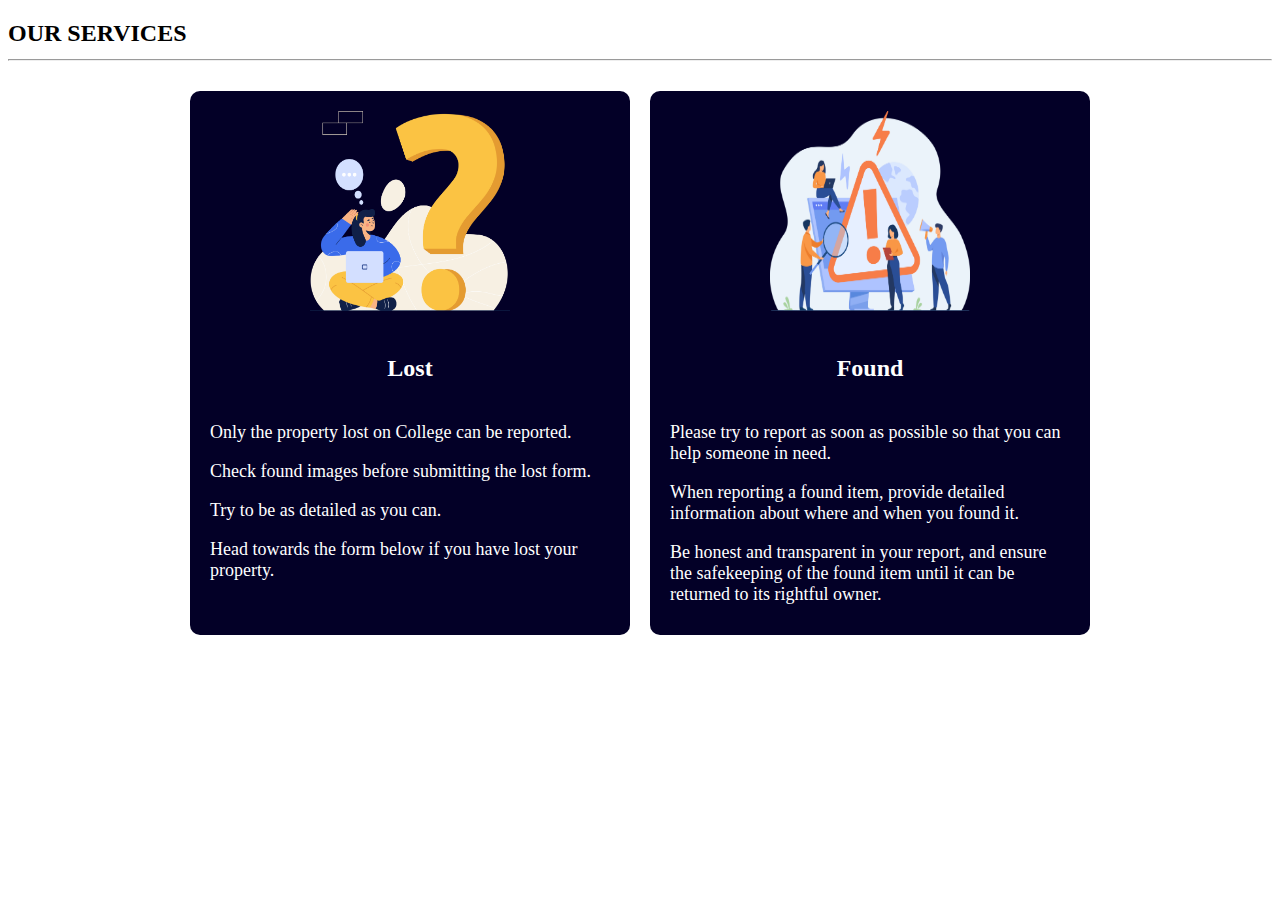
<file: dumy.html>
<!DOCTYPE html>
<html lang="en">
<head>
  <meta charset="UTF-8">
  <meta name="viewport" content="width=device-width, initial-scale=1.0">
  <title>Document</title>
  <style>
    .rule1 {
      display: flex;
      flex-wrap: wrap;
      justify-content: center;
    }
    .card1 {
      background-color: #030027;
      padding: 20px;
      margin: 10px;
      border-radius: 10px;
    text-align: center;
      width: calc(50% - 20px);
      max-width: 400px;
    }
    img {
      width: 200px;
      height: 200px;
    }
    .card1 h5 {
      font-size: 24px;
      color: white;
    }
    .card1 p {
      font-size: 18px;
      color: white;
      margin-bottom: 10px;
      text-align: left;
    }
   
  </style>
</head>
<body>
  
<div>
  <h2>
    OUR SERVICES
    <div>
      <hr />
    </div>
  </h2>
</div>

<div class="rule1">
  <div class="card1">
    <div class="image1">
      <img src="images/lost-card.png" alt="" />
    </div>
    <h5>Lost</h5>
    <p>
      Only the property lost on College can be reported.
    </p>
    <p>
      Check found images before submitting the lost form.
    </p>
    <p>
      Try to be as detailed as you can.
    </p>
    <p>
      Head towards the form below if you have lost your property.
    </p>
    
  </div>

  <div class="card1">
    <div class="image1">
      <img src="images/found-card.png" alt="" />
    </div>
    <h5>Found</h5>
   
    <p>
      Please try to report as soon as possible so that you can help someone in need.
    </p>
    <p>
      When reporting a found item, provide detailed information about where and when you found it.
    </p>
    <p>
      Be honest and transparent in your report, and ensure the safekeeping of the found item until it can be returned to its rightful owner.
    </p>
    
    
  </div>
</div>
</body>
</html>
</file>
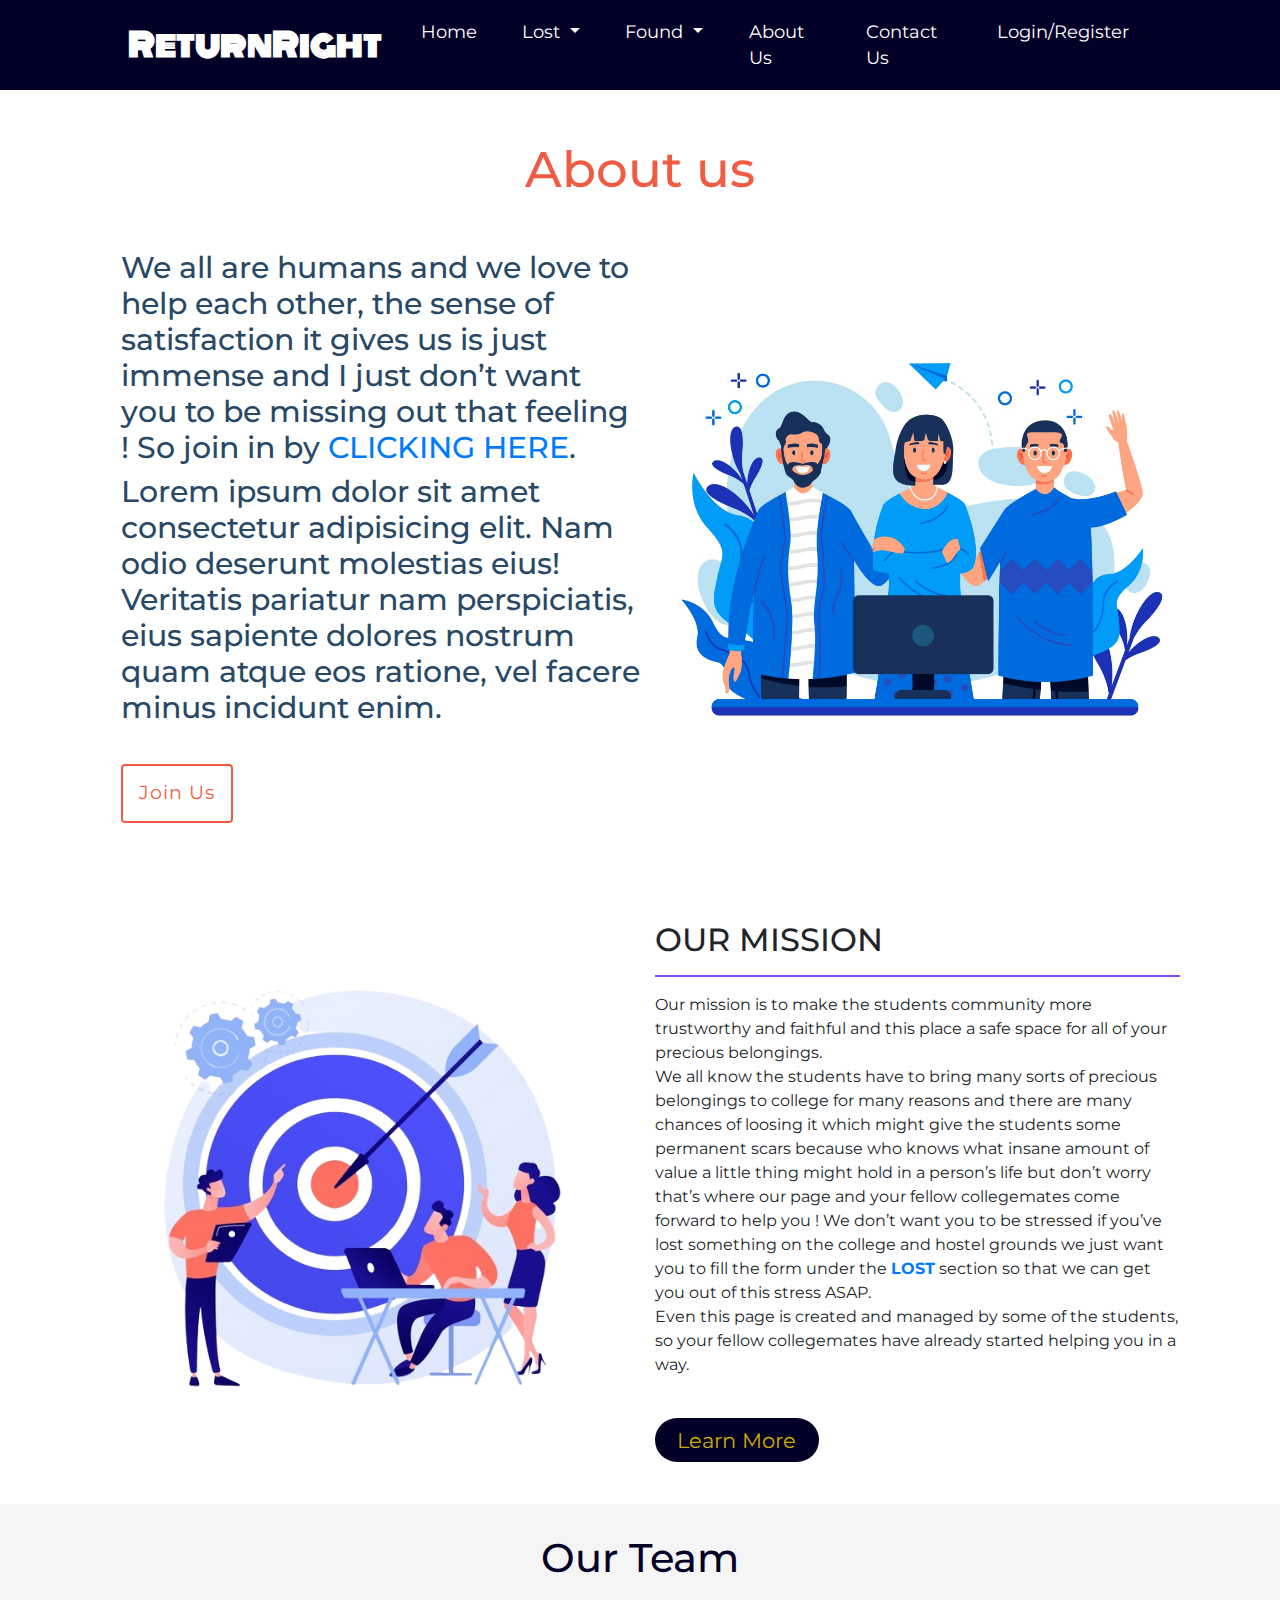
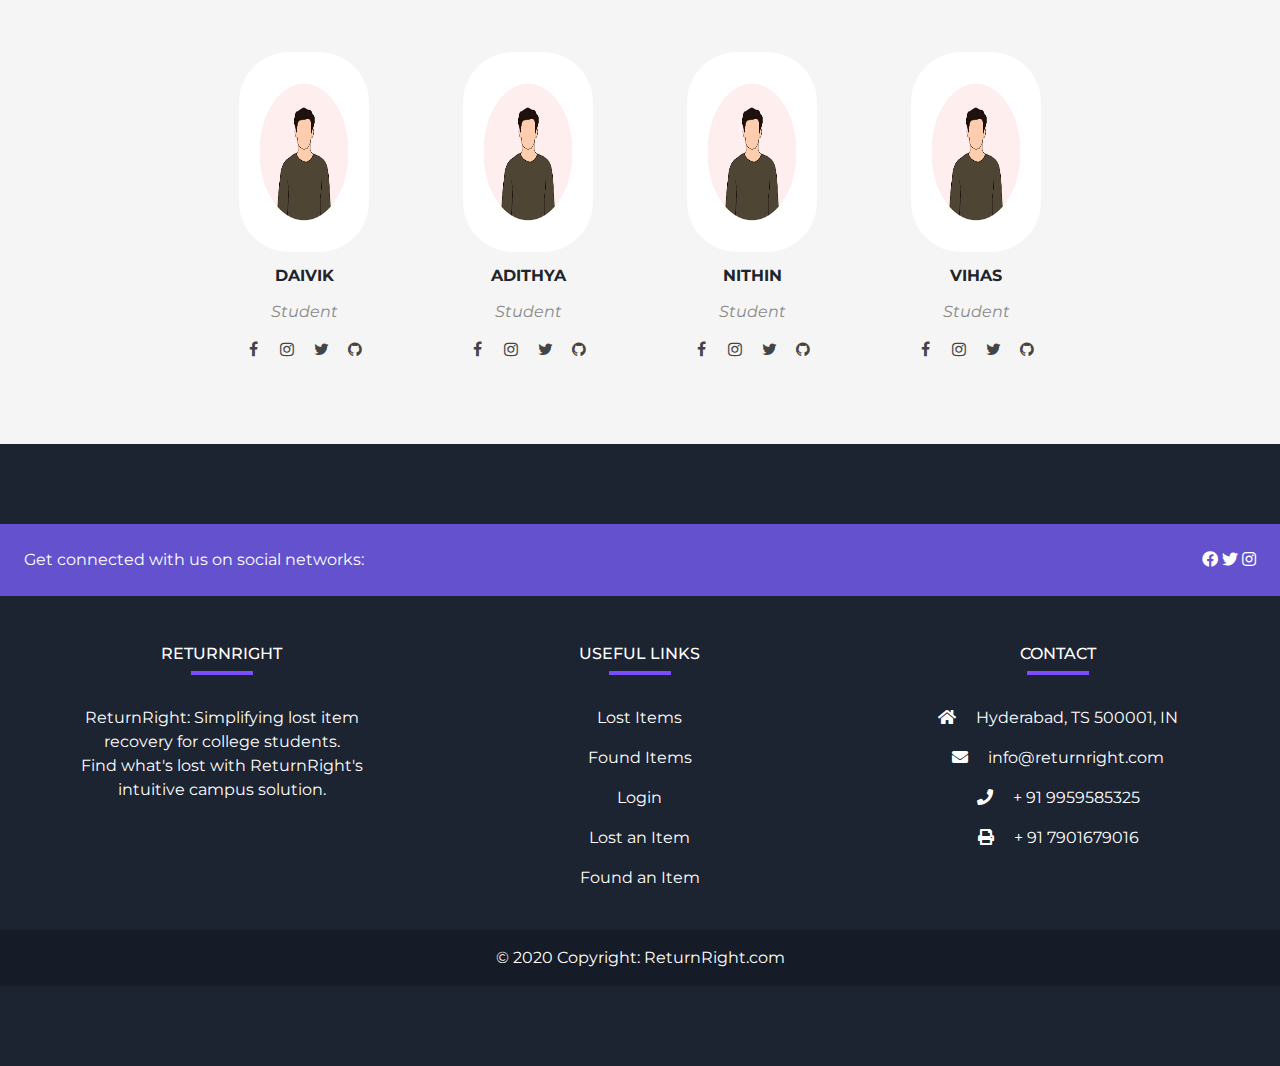
<file: forms/aboutus.html>
<!DOCTYPE html>
<html lang="en">
<head>
     <!-- Required meta tags -->
     <meta charset="utf-8">
     <meta name="viewport" content="width=device-width, initial-scale=1, shrink-to-fit=no">
 
     <!-- Bootstrap CSS -->
     <link rel="stylesheet" href="https://cdnjs.cloudflare.com/ajax/libs/font-awesome/5.15.4/css/all.min.css" integrity="sha512-1ycn6IcaQQ40/MKBW2W4Rhis/DbILU74C1vSrLJxCq57o941Ym01SwNsOMqvEBFlcgUa6xLiPY/NS5R+E6ztJQ==" crossorigin="anonymous" referrerpolicy="no-referrer"
     />
     <link rel="stylesheet" href="https://stackpath.bootstrapcdn.com/bootstrap/4.3.1/css/bootstrap.min.css" integrity="sha384-ggOyR0iXCbMQv3Xipma34MD+dH/1fQ784/j6cY/iJTQUOhcWr7x9JvoRxT2MZw1T" crossorigin="anonymous">
     <link rel="stylesheet" href="lostForm.css">
     <link rel="stylesheet" href="https://fonts.googleapis.com/css?family=Tangerine">
     <link rel="preconnect" href="https://fonts.googleapis.com">
     <link rel="preconnect" href="https://fonts.googleapis.com">
     <link rel="preconnect" href="https://fonts.gstatic.com" crossorigin>
     <link href="https://fonts.googleapis.com/css2?family=Lemon&family=Monoton&family=Montserrat:ital,wght@0,200;0,400;0,500;1,300&display=swap" rel="stylesheet">
    <link rel="stylesheet" href="aboutstyle.css">
    <link rel="stylesheet" href="https://stackpath.bootstrapcdn.com/font-awesome/4.7.0/css/font-awesome.min.css">
    <title>Document</title>

</head>
<body>
    <!-- navbar starts -->
    <nav class="navbar sticky-top navbar-expand-lg navbar-dark">
      <a class="navbar-brand grow" href="/index.html">ReturnRight</a>
      <button class="navbar-toggler" type="button" data-toggle="collapse" data-target="#navbarSupportedContent"
          aria-controls="navbarSupportedContent" aria-expanded="false" aria-label="Toggle navigation">
          <span class="navbar-toggler-icon"></span>
      </button>

      <div class="collapse navbar-collapse" id="navbarSupportedContent">
          <ul class="navbar-nav mx-auto">
              <li class="nav-item grow">
                  <a class="nav-link" href="/index.html">Home</a>
              </li>
              <li class="nav-item dropdown">
                  <a class="nav-link dropdown-toggle grow" href="#" id="navbarDropdown" role="button"
                      data-toggle="dropdown" aria-haspopup="true" aria-expanded="false">
                      Lost
                  </a>
                  <div class="dropdown-menu" aria-labelledby="navbarDropdown" id="dropdownmenuitems">
                      <a class="dropdown-item" href="lostForm.html" id="dropdownitemslist">Report Lost Item</a>
                      <div class="dropdown-divider"></div>
                      <a class="dropdown-item" href="lostitems.html" id="dropdownitemslist">Lost Items</a>
                  </div>
              </li>
              <li class="nav-item dropdown">
                  <a class="nav-link dropdown-toggle grow" href="#" id="navbarDropdown" role="button"
                      data-toggle="dropdown" aria-haspopup="true" aria-expanded="false">
                      Found
                  </a>
                  <div class="dropdown-menu" aria-labelledby="navbarDropdown" id="dropdownmenuitems">
                      <a class="dropdown-item" href="foundForm.html" id="dropdownitemslist">Report Found
                          Item</a>
                      <div class="dropdown-divider"></div>
                      <a class="dropdown-item" href="founditems.html" id="dropdownitemslist">Found Items</a>
                  </div>
              </li>
              <li class="nav-item grow">
                  <a class="nav-link" href="aboutus.html">About Us</a>
              </li>

              <li class="nav-item grow">
                  <a class="nav-link" href="contactus.html">Contact Us</a>
              </li>
              <li class="nav-item grow">
                  <a class="nav-link" href="login.html">Login/Register</a>
              </li>
          </ul>


      </div>
  </nav>
    <div class="container2">
        <div class="heading">
            <h1>About us</h1>
        </div>
        <div class="wrapper">
            <div class="contentinfo">
                <h2>We all are humans and we love to help each other, the sense of satisfaction it gives us is just immense and I just don’t want you to be missing out that feeling ! So join in by
                  <a href="./index.html">CLICKING HERE</a>.
                </h2>
                <h2>
                    Lorem ipsum dolor sit amet consectetur adipisicing elit. Nam odio deserunt molestias eius! Veritatis pariatur nam perspiciatis, eius sapiente dolores nostrum quam atque eos ratione, vel facere minus incidunt enim.
                </h2>
                <a href="" class="btn">Join Us</a>
            </div>
            <div class="image">
                <img src="aboutus.jpg" alt="">
            </div>
        </div>

    </div>
    <section class="service section-5">
        <div class="row align-items-center container mx-auto py-5">
          <div class="img col-lg-6 col-md-6 col-12 w-75">
            <img src="mission.png" alt="image" class="img-fluid" />
          </div>
          <div class="text col-lg-6 col-md-6 col-12 w-75">
            <h2 class="title mb-3">
              OUR MISSION
              <hr />
            </h2>
            <p class="mb-5">
              Our mission is to make the students community more trustworthy and
              faithful and this place a safe space for all of your precious
              belongings. <br />
              We all know the students have to bring many sorts of precious
              belongings to college for many reasons and there are many chances
              of loosing it which might give the students some permanent scars
              because who knows what insane amount of value a little thing might
              hold in a person’s life but don’t worry that’s where our page and
              your fellow collegemates come forward to help you ! We don’t want
              you to be stressed if you’ve lost something on the college and
              hostel grounds we just want you to fill the form under the
              <b><a href="forms/lostForm.html">LOST</a></b> section so that we
              can get you out of this stress ASAP. <br />
              Even this page is created and managed by some of the students, so
              your fellow collegemates have already started helping you in a
              way.
            </p>
            <div class="shrink d-inline-block">
              <a class="learn-more" href="about_us.html">Learn More</a>
            </div>
          </div>
        </div>
      </section>


    <div class="containerphoto">
        <div class="headername">
            <h1>Our Team</h1>
        </div>
        <div class="sb-container">
        <div class="teams">
            <img src="/images/836.jpg"  alt="">
            <div class="name">Daivik</div>
            <div class="desig">Student</div>
            
            <div class="social-links">
                <a href="#"><i class="fa fa-facebook"></i></a>
                <a href="#"><i class="fa fa-instagram"></i></a>
                <a href="#"><i class="fa fa-twitter"></i></a>
                <a href="#"><i class="fa fa-github"></i></a>
            </div>
        </div>
        <div class="teams">
            <img src="/images/836.jpg"  alt="">
            <div class="name">Adithya</div>
            <div class="desig">Student</div>
           
            <div class="social-links">
                <a href="#"><i class="fa fa-facebook"></i></a>
                <a href="#"><i class="fa fa-instagram"></i></a>
                <a href="#"><i class="fa fa-twitter"></i></a>
                <a href="#"><i class="fa fa-github"></i></a>
            </div>
        </div>
        <div class="teams">
            <img src="/images/836.jpg"  alt="">
            <div class="name">Nithin</div>
            <div class="desig">Student</div>
           
            <div class="social-links">
                <a href="#"><i class="fa fa-facebook"></i></a>
                <a href="#"><i class="fa fa-instagram"></i></a>
                <a href="#"><i class="fa fa-twitter"></i></a>
                <a href="#"><i class="fa fa-github"></i></a>
            </div>
        </div>
        <div class="teams">
            <img src="/images/836.jpg"  alt="">
            <div class="name">Vihas</div>
            <div class="desig">Student</div>
            
            <div class="social-links">
                <a href="#"><i class="fa fa-facebook"></i></a>
                <a href="#"><i class="fa fa-instagram"></i></a>
                <a href="#"><i class="fa fa-twitter"></i></a>
                <a href="#"><i class="fa fa-github"></i></a>
            </div>
        </div>
    </div>
    </div>
    <footer
    class="text-center text-lg-start text-white"
    style="background-color: #1c2331"
    >
    <!-- Section: Social media -->
    <div class="socials-bar">
    <section
       class="d-flex justify-content-between p-4"
       style="background-color: #6351ce"
       >
    <!-- Left -->
    <div class="me-5">
    <span>Get connected with us on social networks:</span>
    </div>
    <!-- Left -->
    
    <!-- Right -->
    <div>
    <a href="" class="text-white me-4">
    <i class="fab fa-facebook-f"></i>
    </a>
    <a href="" class="text-white me-4">
    <i class="fab fa-twitter"></i>
   
    <a href="" class="text-white me-4">
    <i class="fab fa-instagram"></i>
    </a>
    
    </div>
    <!-- Right -->
    </section>
    </div>
    <!-- Section: Social media -->
    
    <!-- Section: Links  -->
    <section class="">
    <div class=" text-center text-md-start mt-5">
    <!-- Grid row -->
    <div class="row mt-3">
    <!-- Grid column -->
    <div class="col-md-3 col-lg-4 col-xl-3 mx-auto mb-4">
      <!-- Content -->
      <h6 class="text-uppercase fw-bold">ReturnRight</h6>
      <hr
          class="mb-4 mt-0 d-inline-block mx-auto"
          style="width: 60px; background-color: #7c4dff; height: 2px"
          />
      <p>
          ReturnRight: Simplifying lost item recovery for college students.</br>
                  Find what's lost with ReturnRight's intuitive campus solution. </br>
      </p>
    </div>
    <!-- Grid column -->
    
    
    <!-- Grid column -->
    <div class="col-md-3 col-lg-2 col-xl-2 mx-auto mb-4">
      <!-- Links -->
      <h6 class="text-uppercase fw-bold">Useful links</h6>
      <hr
          class="mb-4 mt-0 d-inline-block mx-auto"
          style="width: 60px; background-color: #7c4dff; height: 2px"
          />
      <p>
        <a href="lostitems.html" class="text-white">Lost Items</a>
      </p>
      <p>
        <a href="founditems.html" class="text-white">Found Items</a>
      </p>
      <p>
        <a href="login.html" class="text-white">Login</a>
      </p>
      <p>
        <a href="lostForm.html" class="text-white">Lost an Item</a>
      </p>
      <p>
          <a href="foundForm.html" class="text-white">Found an Item</a>
        </p>
    </div>
    <!-- Grid column -->
    
    <!-- Grid column -->
    <div class="col-md-4 col-lg-3 col-xl-3 mx-auto mb-md-0 mb-4">
      <!-- Links -->
      <h6 class="text-uppercase fw-bold">Contact</h6>
      <hr
          class="mb-4 mt-0 d-inline-block mx-auto"
          style="width: 60px; background-color: #7c4dff; height: 2px"
          />
      <p><i class="fas fa-home mr-3"></i> Hyderabad, TS 500001, IN</p>
      <p><i class="fas fa-envelope mr-3"></i> info@returnright.com</p>
      <p><i class="fas fa-phone mr-3"></i> + 91 9959585325</p>
      <p><i class="fas fa-print mr-3"></i> + 91 7901679016</p>
    </div>
    <!-- Grid column -->
    </div>
    <!-- Grid row -->
    </div>
    </section>
    <!-- Section: Links  -->
    
    <!-- Copyright -->
    <div
    class="text-center p-3"
    style="background-color: rgba(0, 0, 0, 0.2)"
    >
    © 2020 Copyright:
    <a class="text-white" href="https://returnright.com/"
    >ReturnRight.com</a
    >
    </div>
    <!-- Copyright -->
    </footer>
   
  
  <script src="https://code.jquery.com/jquery-3.3.1.slim.min.js" integrity="sha384-q8i/X+965DzO0rT7abK41JStQIAqVgRVzpbzo5smXKp4YfRvH+8abtTE1Pi6jizo" crossorigin="anonymous"></script>
    <script src="https://cdnjs.cloudflare.com/ajax/libs/popper.js/1.14.7/umd/popper.min.js" integrity="sha384-UO2eT0CpHqdSJQ6hJty5KVphtPhzWj9WO1clHTMGa3JDZwrnQq4sF86dIHNDz0W1" crossorigin="anonymous"></script>
    <script src="https://stackpath.bootstrapcdn.com/bootstrap/4.3.1/js/bootstrap.min.js" integrity="sha384-JjSmVgyd0p3pXB1rRibZUAYoIIy6OrQ6VrjIEaFf/nJGzIxFDsf4x0xIM+B07jRM" crossorigin="anonymous"></script>
  
</body>
</html>
</file>
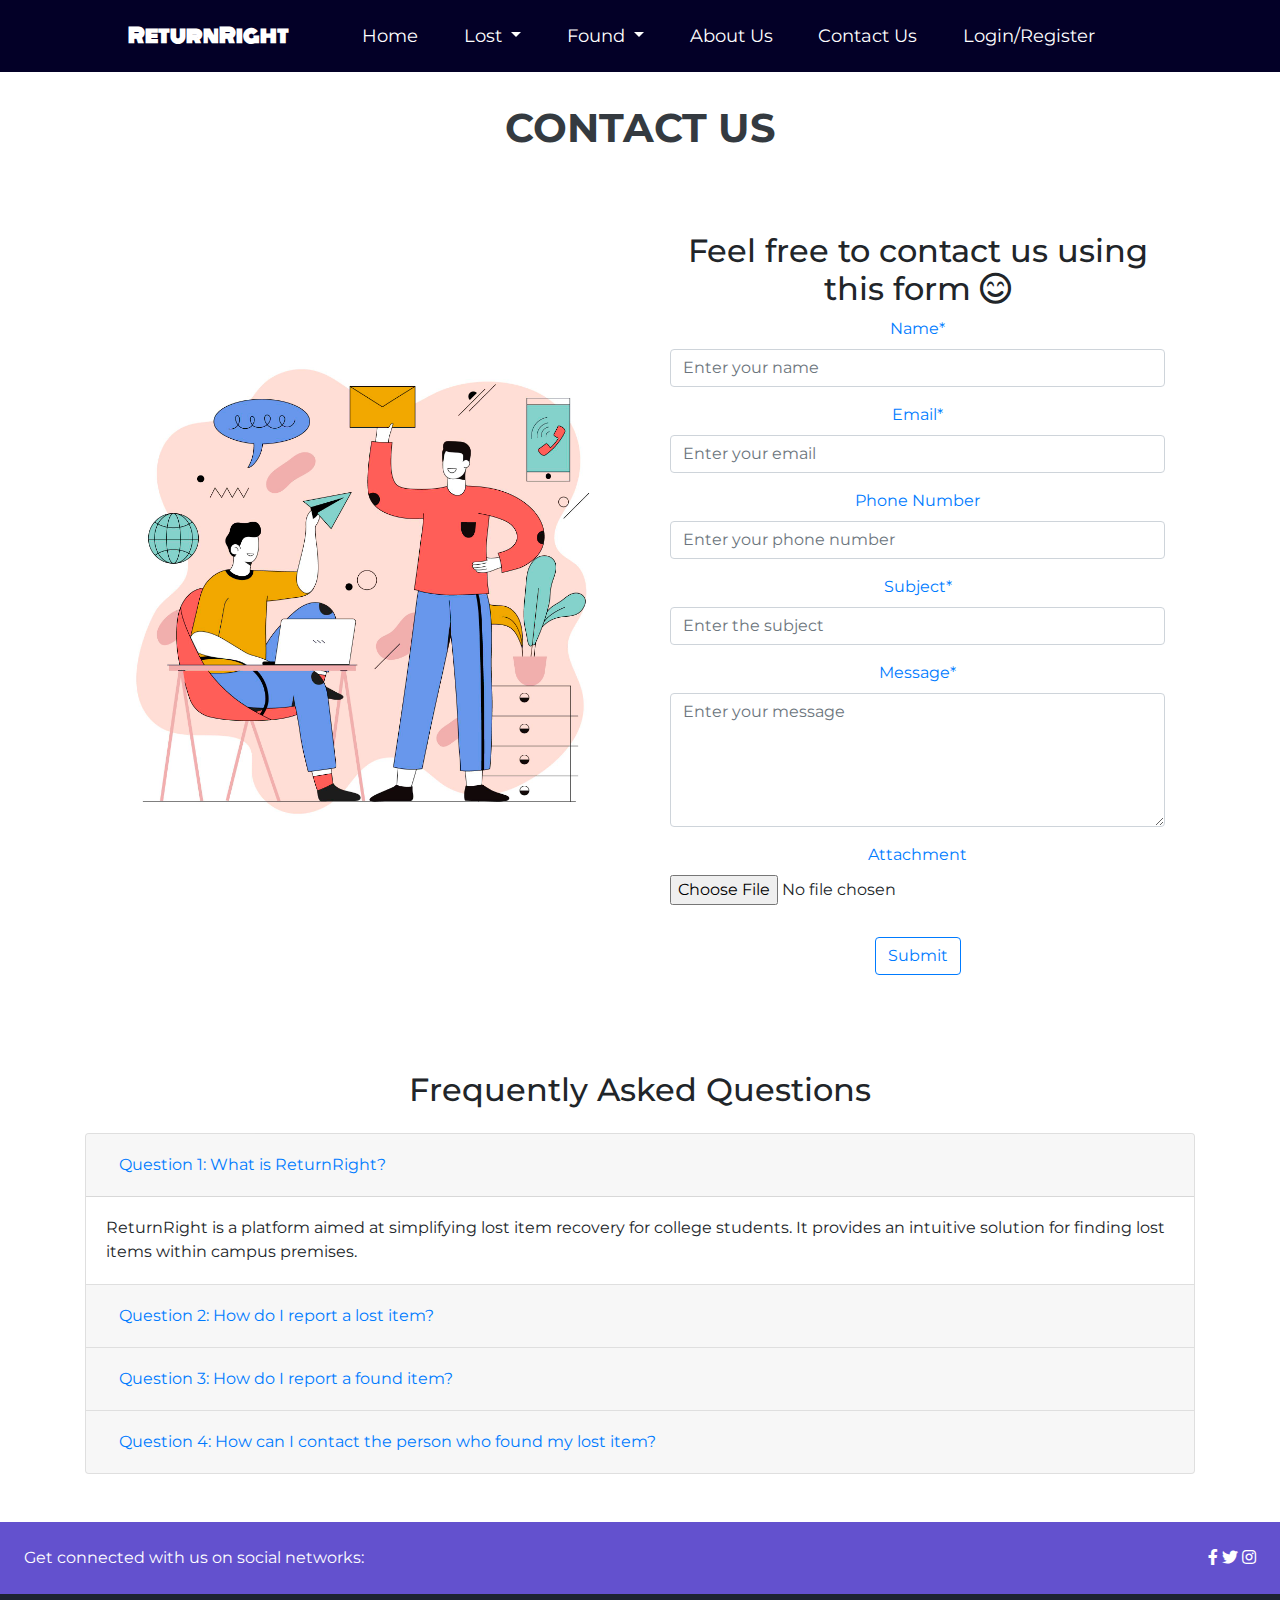
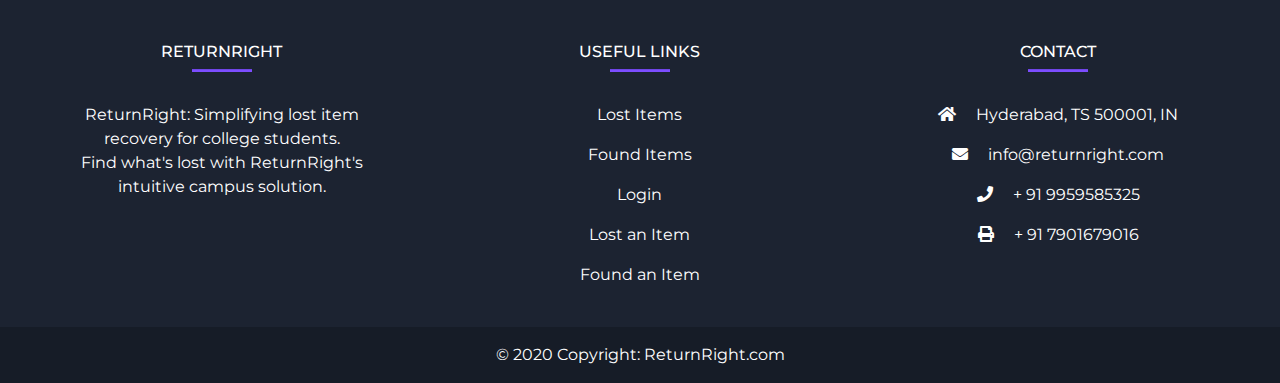
<file: forms/contactus.html>
<!DOCTYPE html>
<html lang="en">

<head>
    <!-- Required meta tags -->
    <meta charset="utf-8">
    <meta name="viewport" content="width=device-width, initial-scale=1, shrink-to-fit=no">
    <!-- Bootstrap CSS -->
    <link rel="stylesheet" href="https://cdnjs.cloudflare.com/ajax/libs/font-awesome/5.15.4/css/all.min.css"
        integrity="sha512-1ycn6IcaQQ40/MKBW2W4Rhis/DbILU74C1vSrLJxCq57o941Ym01SwNsOMqvEBFlcgUa6xLiPY/NS5R+E6ztJQ=="
        crossorigin="anonymous" referrerpolicy="no-referrer" />
    <link rel="stylesheet" href="https://stackpath.bootstrapcdn.com/bootstrap/4.3.1/css/bootstrap.min.css"
        integrity="sha384-ggOyR0iXCbMQv3Xipma34MD+dH/1fQ784/j6cY/iJTQUOhcWr7x9JvoRxT2MZw1T" crossorigin="anonymous">
    <link rel="stylesheet" href="../style.css">
    <link rel="stylesheet" href="https://fonts.googleapis.com/css?family=Tangerine">
    <link rel="preconnect" href="https://fonts.googleapis.com">
    <link rel="preconnect" href="https://fonts.googleapis.com">
    <link rel="preconnect" href="https://fonts.gstatic.com" crossorigin>
    <link
        href="https://fonts.googleapis.com/css2?family=Lemon&family=Monoton&family=Montserrat:ital,wght@0,200;0,400;0,500;1,300&display=swap"
        rel="stylesheet">
    <title>Contact Us</title>
</head>

<body>
    <header>
        <nav class="navbar sticky-top navbar-expand-lg navbar-dark">
            <a class="navbar-brand grow" href="/index.html">ReturnRight</a>
            <button class="navbar-toggler" type="button" data-toggle="collapse" data-target="#navbarSupportedContent"
                aria-controls="navbarSupportedContent" aria-expanded="false" aria-label="Toggle navigation">
                <span class="navbar-toggler-icon"></span>
            </button>
    
            <div class="collapse navbar-collapse" id="navbarSupportedContent">
                <ul class="navbar-nav mx-auto">
                    <li class="nav-item grow">
                        <a class="nav-link" href="/index.html">Home</a>
                    </li>
                    <li class="nav-item dropdown">
                        <a class="nav-link dropdown-toggle grow" href="#" id="navbarDropdown" role="button"
                            data-toggle="dropdown" aria-haspopup="true" aria-expanded="false">
                            Lost
                        </a>
                        <div class="dropdown-menu" aria-labelledby="navbarDropdown" id="dropdownmenuitems">
                            <a class="dropdown-item" href="lostForm.html" id="dropdownitemslist">Report Lost Item</a>
                            <div class="dropdown-divider"></div>
                            <a class="dropdown-item" href="lostitems.html" id="dropdownitemslist">Lost Items</a>
                        </div>
                    </li>
                    <li class="nav-item dropdown">
                        <a class="nav-link dropdown-toggle grow" href="#" id="navbarDropdown" role="button"
                            data-toggle="dropdown" aria-haspopup="true" aria-expanded="false">
                            Found
                        </a>
                        <div class="dropdown-menu" aria-labelledby="navbarDropdown" id="dropdownmenuitems">
                            <a class="dropdown-item" href="foundForm.html" id="dropdownitemslist">Report Found
                                Item</a>
                            <div class="dropdown-divider"></div>
                            <a class="dropdown-item" href="founditems.html" id="dropdownitemslist">Found Items</a>
                        </div>
                    </li>
                    <li class="nav-item grow">
                        <a class="nav-link" href="aboutus.html">About Us</a>
                    </li>
    
                    <li class="nav-item grow">
                        <a class="nav-link" href="contactus.html">Contact Us</a>
                    </li>
                    <li class="nav-item grow">
                        <a class="nav-link" href="login.html">Login/Register</a>
                    </li>
                </ul>
    
    
            </div>
        </nav>
        <div class="heading text-center" style="margin-top: 2rem;">
            <h1 class="font-weight-bold text-dark">CONTACT US</h1>
        </div>
        <section class="discovery py-5">
            <div class="row align-items-center container  mx-auto">
                <div class="img col-lg-6 col-md-6 col-12 w-50 ">
                    <img src="../images/contactus.jpg" alt="image" class="img-fluid">

                </div>

                <div class="text col-lg-6 col-md-6 col-12 w-50 ">

                    <div class="container mt-4" id="form-container">

                    <h2 class="text-center">Feel free to contact us using this form <i class="far fa-smile-beam"></i></h2>
                    <form action="contactus.html" class="text-center">
                        <div class="form-group">
                            <label for="name" class="text-primary">Name*</label>
                            <input type="text" name="name" id="name" class="form-control" placeholder="Enter your name" required>
                        </div>
                        <div class="form-group">
                            <label for="email" class="text-primary">Email*</label>
                            <input type="email" name="email" id="email" class="form-control" placeholder="Enter your email" required>
                        </div>
                        <div class="form-group">
                            <label for="phone" class="text-primary">Phone Number</label>
                            <input type="tel" name="phone" id="phone" class="form-control" placeholder="Enter your phone number">
                        </div>
                        <div class="form-group">
                            <label for="subject" class="text-primary">Subject*</label>
                            <input type="text" name="subject" id="subject" class="form-control" placeholder="Enter the subject" required>
                        </div>
                        <div class="form-group">
                            <label for="message" class="text-primary">Message*</label>
                            <textarea name="message" id="message" class="form-control" rows="5" placeholder="Enter your message" required></textarea>
                        </div>
                        <div class="form-group">
                            <label for="attachment" class="text-primary">Attachment</label>
                            <input type="file" name="attachment" id="attachment" class="form-control-file">
                        </div>
                        <button type="submit" class="btn btn-outline-primary mt-3">Submit</button>
                    </form>
                    
                    </div>

                </div>


            </div>
        </section>
        <section id="faq" class="py-5">
            <div class="container">
                <h2 class="text-center mb-4">Frequently Asked Questions</h2>
                <div class="accordion" id="faqAccordion">
        
                    <!-- FAQ Item 1: About ReturnRight -->
                    <div class="card">
                        <div class="card-header" id="headingOne">
                            <h5 class="mb-0">
                                <button class="btn btn-link" type="button" data-toggle="collapse" data-target="#collapseOne"
                                    aria-expanded="true" aria-controls="collapseOne">
                                    Question 1: What is ReturnRight?
                                </button>
                            </h5>
                        </div>
                        <div id="collapseOne" class="collapse show" aria-labelledby="headingOne" data-parent="#faqAccordion">
                            <div class="card-body">
                                ReturnRight is a platform aimed at simplifying lost item recovery for college students. It provides an intuitive solution for finding lost items within campus premises.
                            </div>
                        </div>
                    </div>
        
                    <!-- FAQ Item 2: Reporting a Lost Item -->
                    <div class="card">
                        <div class="card-header" id="headingTwo">
                            <h5 class="mb-0">
                                <button class="btn btn-link collapsed" type="button" data-toggle="collapse"
                                    data-target="#collapseTwo" aria-expanded="false" aria-controls="collapseTwo">
                                    Question 2: How do I report a lost item?
                                </button>
                            </h5>
                        </div>
                        <div id="collapseTwo" class="collapse" aria-labelledby="headingTwo" data-parent="#faqAccordion">
                            <div class="card-body">
                                To report a lost item, you can fill out the lost item form available on our website. Provide all necessary details such as item description, location where it was lost, and your contact information.
                            </div>
                        </div>
                    </div>
        
                    <!-- FAQ Item 3: Reporting a Found Item -->
                    <div class="card">
                        <div class="card-header" id="headingThree">
                            <h5 class="mb-0">
                                <button class="btn btn-link collapsed" type="button" data-toggle="collapse"
                                    data-target="#collapseThree" aria-expanded="false" aria-controls="collapseThree">
                                    Question 3: How do I report a found item?
                                </button>
                            </h5>
                        </div>
                        <div id="collapseThree" class="collapse" aria-labelledby="headingThree" data-parent="#faqAccordion">
                            <div class="card-body">
                                If you have found an item, you can fill out the found item form available on our website. Provide detailed information about the item, where it was found, and your contact details.
                            </div>
                        </div>
                    </div>
        
                    <!-- FAQ Item 4: Contacting the Finder -->
                    <div class="card">
                        <div class="card-header" id="headingFour">
                            <h5 class="mb-0">
                                <button class="btn btn-link collapsed" type="button" data-toggle="collapse"
                                    data-target="#collapseFour" aria-expanded="false" aria-controls="collapseFour">
                                    Question 4: How can I contact the person who found my lost item?
                                </button>
                            </h5>
                        </div>
                        <div id="collapseFour" class="collapse" aria-labelledby="headingFour" data-parent="#faqAccordion">
                            <div class="card-body">
                                If your lost item has been found and listed on our website, you can contact the person who found it by clicking on the item listing and using the provided contact information.
                            </div>
                        </div>
                    </div>
        
                </div>
            </div>
        </section>
        
    </header>
    <footer
    class="text-center text-lg-start text-white"
    style="background-color: #1c2331"
    >
    <!-- Section: Social media -->
    <div class="socials-bar">
    <section
       class="d-flex justify-content-between p-4"
       style="background-color: #6351ce"
       >
    <!-- Left -->
    <div class="me-5">
    <span>Get connected with us on social networks:</span>
    </div>
    <!-- Left -->
    
    <!-- Right -->
    <div>
    <a href="" class="text-white me-4">
    <i class="fab fa-facebook-f"></i>
    </a>
    <a href="" class="text-white me-4">
    <i class="fab fa-twitter"></i>
   
    <a href="" class="text-white me-4">
    <i class="fab fa-instagram"></i>
    </a>
    
    </div>
    <!-- Right -->
    </section>
    </div>
    <!-- Section: Social media -->
    
    <!-- Section: Links  -->
    <section class="">
    <div class=" text-center text-md-start mt-5">
    <!-- Grid row -->
    <div class="row mt-3">
    <!-- Grid column -->
    <div class="col-md-3 col-lg-4 col-xl-3 mx-auto mb-4">
      <!-- Content -->
      <h6 class="text-uppercase fw-bold">ReturnRight</h6>
      <hr
          class="mb-4 mt-0 d-inline-block mx-auto"
          style="width: 60px; background-color: #7c4dff; height: 2px"
          />
      <p>
          ReturnRight: Simplifying lost item recovery for college students.</br>
                  Find what's lost with ReturnRight's intuitive campus solution. </br>
      </p>
    </div>
    <!-- Grid column -->
    
    
    <!-- Grid column -->
    <div class="col-md-3 col-lg-2 col-xl-2 mx-auto mb-4">
      <!-- Links -->
      <h6 class="text-uppercase fw-bold">Useful links</h6>
      <hr
          class="mb-4 mt-0 d-inline-block mx-auto"
          style="width: 60px; background-color: #7c4dff; height: 2px"
          />
      <p>
        <a href="lostitems.html" class="text-white">Lost Items</a>
      </p>
      <p>
        <a href="founditems.html" class="text-white">Found Items</a>
      </p>
      <p>
        <a href="login.html" class="text-white">Login</a>
      </p>
      <p>
        <a href="lostForm.html" class="text-white">Lost an Item</a>
      </p>
      <p>
          <a href="foundForm.html" class="text-white">Found an Item</a>
        </p>
    </div>
    <!-- Grid column -->
    
    <!-- Grid column -->
    <div class="col-md-4 col-lg-3 col-xl-3 mx-auto mb-md-0 mb-4">
      <!-- Links -->
      <h6 class="text-uppercase fw-bold">Contact</h6>
      <hr
          class="mb-4 mt-0 d-inline-block mx-auto"
          style="width: 60px; background-color: #7c4dff; height: 2px"
          />
      <p><i class="fas fa-home mr-3"></i> Hyderabad, TS 500001, IN</p>
      <p><i class="fas fa-envelope mr-3"></i> info@returnright.com</p>
      <p><i class="fas fa-phone mr-3"></i> + 91 9959585325</p>
      <p><i class="fas fa-print mr-3"></i> + 91 7901679016</p>
    </div>
    <!-- Grid column -->
    </div>
    <!-- Grid row -->
    </div>
    </section>
    <!-- Section: Links  -->
    
    <!-- Copyright -->
    <div
    class="text-center p-3"
    style="background-color: rgba(0, 0, 0, 0.2)"
    >
    © 2020 Copyright:
    <a class="text-white" href="https://returnright.com/"
    >ReturnRight.com</a
    >
    </div>
    <!-- Copyright -->
    </footer>
   




    <script src="https://code.jquery.com/jquery-3.5.1.slim.min.js"
        integrity="sha384-DfXdz2htPH0lsSSs5nCTpuj/zy4C+OGpamoFVy38MVBnE+IbbVYUew+OrCXaRkfj"
        crossorigin="anonymous"></script>
    <script src="https://cdn.jsdelivr.net/npm/popper.js@1.16.1/dist/umd/popper.min.js"
        integrity="sha384-9/reFTGAW83EW2RDu2S0VKaIzap3H66lZH81PoYlFhbGU+6BZp6G7niu735Sk7lN"
        crossorigin="anonymous"></script>
    <script src="https://cdn.jsdelivr.net/npm/bootstrap@4.6.0/dist/js/bootstrap.min.js"
        integrity="sha384-+YQ4JLhjyBLPDQt//I+STsc9iw4uQqACwlvpslubQzn4u2UU2UFM80nGisd026JF"
        crossorigin="anonymous"></script>

</body>

</html>
</file>
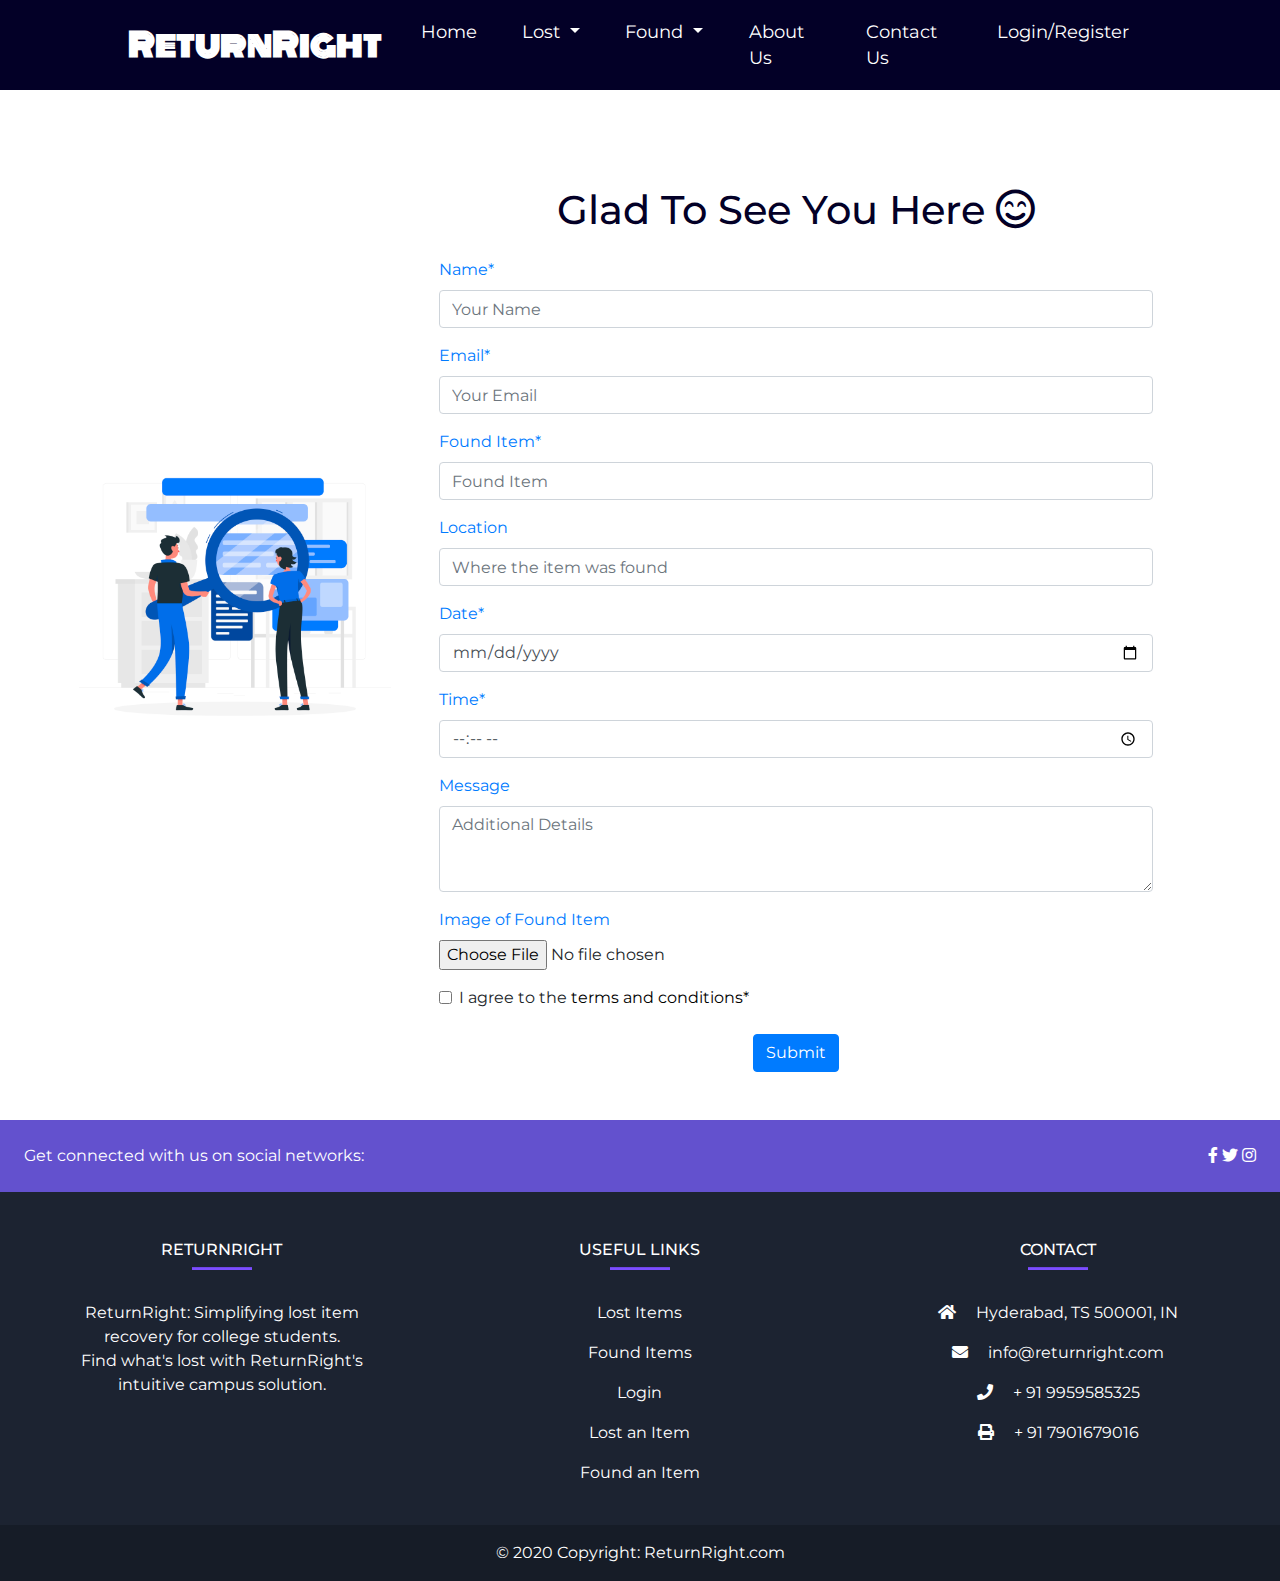
<file: forms/foundForm.html>
<!Doctype html>
<html lang="en">

<head>
    <!-- Required meta tags -->
    <meta charset="utf-8">
    <meta name="viewport" content="width=device-width, initial-scale=1, shrink-to-fit=no">

    <!-- Bootstrap CSS -->
    <link rel="stylesheet" href="https://cdnjs.cloudflare.com/ajax/libs/font-awesome/5.15.4/css/all.min.css" integrity="sha512-1ycn6IcaQQ40/MKBW2W4Rhis/DbILU74C1vSrLJxCq57o941Ym01SwNsOMqvEBFlcgUa6xLiPY/NS5R+E6ztJQ==" crossorigin="anonymous" referrerpolicy="no-referrer"
    />
    <link rel="stylesheet" href="https://stackpath.bootstrapcdn.com/bootstrap/4.3.1/css/bootstrap.min.css" integrity="sha384-ggOyR0iXCbMQv3Xipma34MD+dH/1fQ784/j6cY/iJTQUOhcWr7x9JvoRxT2MZw1T" crossorigin="anonymous">
    <link rel="stylesheet" href="foundForm.css">
    <link rel="stylesheet" href="https://fonts.googleapis.com/css?family=Tangerine">
    <link rel="preconnect" href="https://fonts.googleapis.com">
    <link rel="preconnect" href="https://fonts.googleapis.com">
    <link rel="preconnect" href="https://fonts.gstatic.com" crossorigin>
    <link href="https://fonts.googleapis.com/css2?family=Lemon&family=Monoton&family=Montserrat:ital,wght@0,200;0,400;0,500;1,300&display=swap" rel="stylesheet">
    <title>Found Form</title>
</head>

<body>
  <nav class="navbar sticky-top navbar-expand-lg navbar-dark">
    <a class="navbar-brand grow" href="/index.html">ReturnRight</a>
    <button class="navbar-toggler" type="button" data-toggle="collapse" data-target="#navbarSupportedContent"
        aria-controls="navbarSupportedContent" aria-expanded="false" aria-label="Toggle navigation">
        <span class="navbar-toggler-icon"></span>
    </button>

    <div class="collapse navbar-collapse" id="navbarSupportedContent">
        <ul class="navbar-nav mx-auto">
            <li class="nav-item grow">
                <a class="nav-link" href="/index.html">Home</a>
            </li>
            <li class="nav-item dropdown">
                <a class="nav-link dropdown-toggle grow" href="#" id="navbarDropdown" role="button"
                    data-toggle="dropdown" aria-haspopup="true" aria-expanded="false">
                    Lost
                </a>
                <div class="dropdown-menu" aria-labelledby="navbarDropdown" id="dropdownmenuitems">
                    <a class="dropdown-item" href="lostForm.html" id="dropdownitemslist">Report Lost Item</a>
                    <div class="dropdown-divider"></div>
                    <a class="dropdown-item" href="lostitems.html" id="dropdownitemslist">Lost Items</a>
                </div>
            </li>
            <li class="nav-item dropdown">
                <a class="nav-link dropdown-toggle grow" href="#" id="navbarDropdown" role="button"
                    data-toggle="dropdown" aria-haspopup="true" aria-expanded="false">
                    Found
                </a>
                <div class="dropdown-menu" aria-labelledby="navbarDropdown" id="dropdownmenuitems">
                    <a class="dropdown-item" href="foundForm.html" id="dropdownitemslist">Report Found
                        Item</a>
                    <div class="dropdown-divider"></div>
                    <a class="dropdown-item" href="founditems.html" id="dropdownitemslist">Found Items</a>
                </div>
            </li>
            <li class="nav-item grow">
                <a class="nav-link" href="aboutus.html">About Us</a>
            </li>

            <li class="nav-item grow">
                <a class="nav-link" href="contactus.html">Contact Us</a>
            </li>
            <li class="nav-item grow">
                <a class="nav-link" href="login.html">Login/Register</a>
            </li>
        </ul>


    </div>
</nav>
    <main>
        <section>
            <div class="container" id="main-container">
                <div class="image">
                    <img src="../images/found.jpg" alt="">
                </div>

                <div class="container p-5 mt-5" id="form-container">

                    <h1 class="text-center">Glad To See You Here <i class="far fa-smile-beam"></i></h1>
                    <form class="mt-4">
                        <div class="form-group">
                            <label for="name" class="text-primary">Name*</label>
                            <input type="text" class="form-control" id="name" placeholder="Your Name" required>
                        </div>
                        <div class="form-group">
                            <label for="email" class="text-primary">Email*</label>
                            <input type="email" class="form-control" id="email" placeholder="Your Email" required>
                        </div>
                        <div class="form-group">
                            <label for="item" class="text-primary">Found Item*</label>
                            <input type="text" class="form-control" id="item" placeholder="Found Item" required>
                        </div>
                        <div class="form-group">
                            <label for="location" class="text-primary">Location</label>
                            <input type="text" class="form-control" id="location" placeholder="Where the item was found">
                        </div>
                        <div class="form-group">
                            <label for="date" class="text-primary">Date*</label>
                            <input type="date" class="form-control" id="date" required>
                        </div>
                        <div class="form-group">
                            <label for="time" class="text-primary">Time*</label>
                            <input type="time" class="form-control" id="time" required>
                        </div>
                        <div class="form-group">
                            <label for="message" class="text-primary">Message</label>
                            <textarea class="form-control" id="message" rows="3" placeholder="Additional Details"></textarea>
                        </div>
                        <div class="form-group">
                            <label for="image" class="text-primary">Image of Found Item</label>
                            <input type="file" class="form-control-file" id="image" accept="image/*">
                        </div>
                        <div class="form-check mb-4">
                            <input type="checkbox" class="form-check-input" id="termsCheckbox" required>
                            <label class="form-check-label" for="termsCheckbox">I agree to the <a href="#">terms and conditions*</a></label>
                        </div>
                        <div class="text-center">
                            <button type="submit" class="btn btn-primary">Submit</button>
                        </div>
                    </form>
                    
                </div>
            </div>
        </section>
    </main>
    <footer
    class="text-center text-lg-start text-white"
    style="background-color: #1c2331"
    >
    <!-- Section: Social media -->
    <div class="socials-bar">
    <section
       class="d-flex justify-content-between p-4"
       style="background-color: #6351ce"
       >
    <!-- Left -->
    <div class="me-5">
    <span>Get connected with us on social networks:</span>
    </div>
    <!-- Left -->
    
    <!-- Right -->
    <div>
    <a href="" class="text-white me-4">
    <i class="fab fa-facebook-f"></i>
    </a>
    <a href="" class="text-white me-4">
    <i class="fab fa-twitter"></i>
   
    <a href="" class="text-white me-4">
    <i class="fab fa-instagram"></i>
    </a>
    
    </div>
    <!-- Right -->
    </section>
    </div>
    <!-- Section: Social media -->
    
    <!-- Section: Links  -->
    <section class="">
    <div class=" text-center text-md-start mt-5">
    <!-- Grid row -->
    <div class="row mt-3">
    <!-- Grid column -->
    <div class="col-md-3 col-lg-4 col-xl-3 mx-auto mb-4">
      <!-- Content -->
      <h6 class="text-uppercase fw-bold">ReturnRight</h6>
      <hr
          class="mb-4 mt-0 d-inline-block mx-auto"
          style="width: 60px; background-color: #7c4dff; height: 2px"
          />
      <p>
          ReturnRight: Simplifying lost item recovery for college students.</br>
                  Find what's lost with ReturnRight's intuitive campus solution. </br>
      </p>
    </div>
    <!-- Grid column -->
    
    
    <!-- Grid column -->
    <div class="col-md-3 col-lg-2 col-xl-2 mx-auto mb-4">
      <!-- Links -->
      <h6 class="text-uppercase fw-bold">Useful links</h6>
      <hr
          class="mb-4 mt-0 d-inline-block mx-auto"
          style="width: 60px; background-color: #7c4dff; height: 2px"
          />
      <p>
        <a href="lostitems.html" class="text-white">Lost Items</a>
      </p>
      <p>
        <a href="founditems.html" class="text-white">Found Items</a>
      </p>
      <p>
        <a href="login.html" class="text-white">Login</a>
      </p>
      <p>
        <a href="lostForm.html" class="text-white">Lost an Item</a>
      </p>
      <p>
          <a href="foundForm.html" class="text-white">Found an Item</a>
        </p>
    </div>
    <!-- Grid column -->
    
    <!-- Grid column -->
    <div class="col-md-4 col-lg-3 col-xl-3 mx-auto mb-md-0 mb-4">
      <!-- Links -->
      <h6 class="text-uppercase fw-bold">Contact</h6>
      <hr
          class="mb-4 mt-0 d-inline-block mx-auto"
          style="width: 60px; background-color: #7c4dff; height: 2px"
          />
      <p><i class="fas fa-home mr-3"></i> Hyderabad, TS 500001, IN</p>
      <p><i class="fas fa-envelope mr-3"></i> info@returnright.com</p>
      <p><i class="fas fa-phone mr-3"></i> + 91 9959585325</p>
      <p><i class="fas fa-print mr-3"></i> + 91 7901679016</p>
    </div>
    <!-- Grid column -->
    </div>
    <!-- Grid row -->
    </div>
    </section>
    <!-- Section: Links  -->
    
    <!-- Copyright -->
    <div
    class="text-center p-3"
    style="background-color: rgba(0, 0, 0, 0.2)"
    >
    © 2020 Copyright:
    <a class="text-white" href="https://returnright.com/"
    >ReturnRight.com</a
    >
    </div>
    <!-- Copyright -->
    </footer>
   

    <!-- Optional JavaScript -->
    <!-- jQuery first, then Popper.js, then Bootstrap JS -->
    <script src="https://code.jquery.com/jquery-3.3.1.slim.min.js" integrity="sha384-q8i/X+965DzO0rT7abK41JStQIAqVgRVzpbzo5smXKp4YfRvH+8abtTE1Pi6jizo" crossorigin="anonymous"></script>
    <script src="https://cdnjs.cloudflare.com/ajax/libs/popper.js/1.14.7/umd/popper.min.js" integrity="sha384-UO2eT0CpHqdSJQ6hJty5KVphtPhzWj9WO1clHTMGa3JDZwrnQq4sF86dIHNDz0W1" crossorigin="anonymous"></script>
    <script src="https://stackpath.bootstrapcdn.com/bootstrap/4.3.1/js/bootstrap.min.js" integrity="sha384-JjSmVgyd0p3pXB1rRibZUAYoIIy6OrQ6VrjIEaFf/nJGzIxFDsf4x0xIM+B07jRM" crossorigin="anonymous"></script>
</body>

</html>
</file>
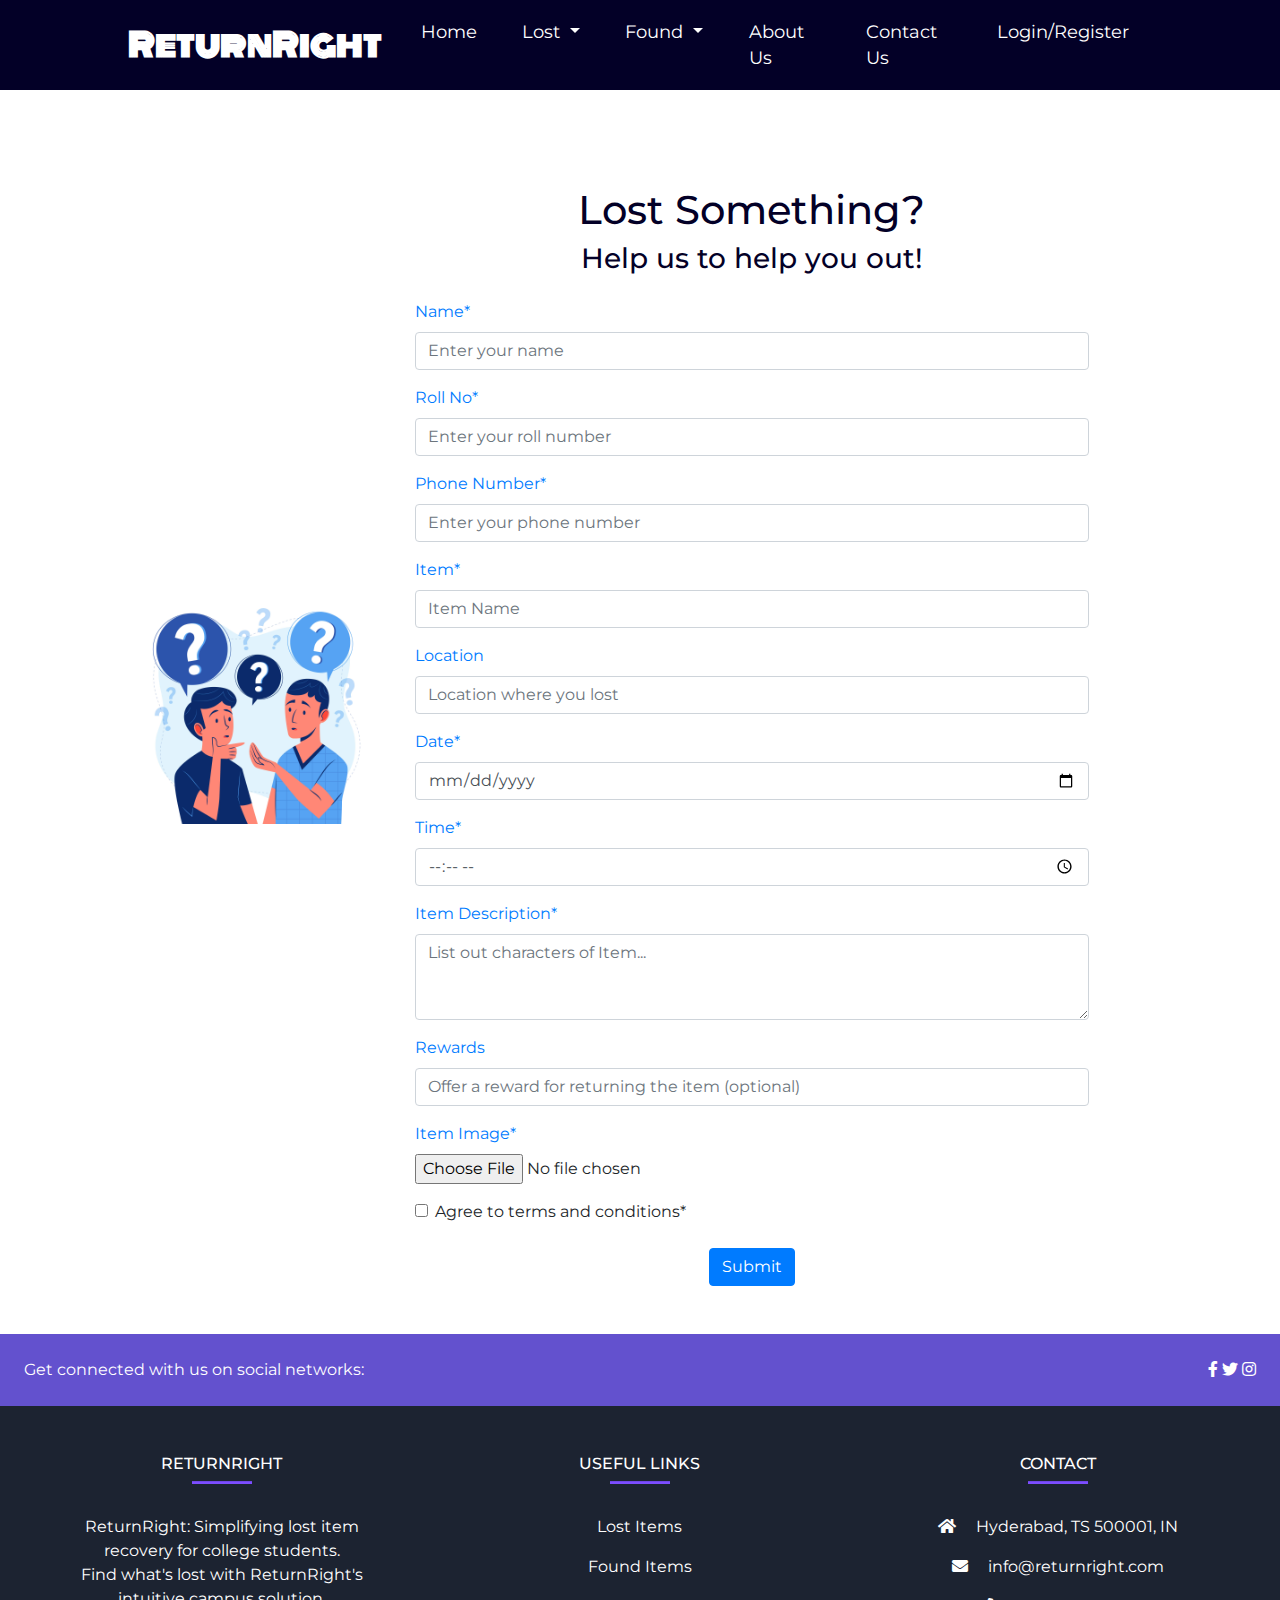
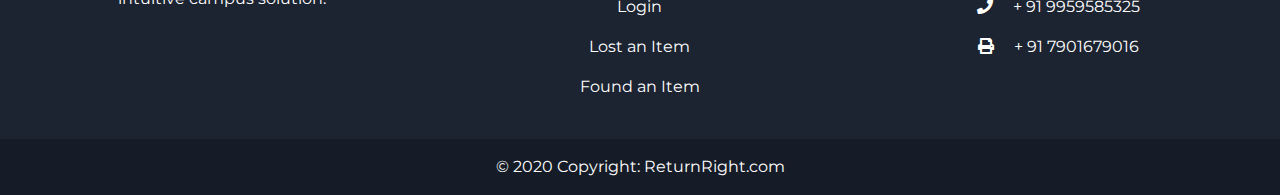
<file: forms/lostForm.html>
<!Doctype html>
<html lang="en">

<head>
    <!-- Required meta tags -->
    <meta charset="utf-8">
    <meta name="viewport" content="width=device-width, initial-scale=1, shrink-to-fit=no">

    <!-- Bootstrap CSS -->
    <link rel="stylesheet" href="https://cdnjs.cloudflare.com/ajax/libs/font-awesome/5.15.4/css/all.min.css" integrity="sha512-1ycn6IcaQQ40/MKBW2W4Rhis/DbILU74C1vSrLJxCq57o941Ym01SwNsOMqvEBFlcgUa6xLiPY/NS5R+E6ztJQ==" crossorigin="anonymous" referrerpolicy="no-referrer"
    />
    <link rel="stylesheet" href="https://stackpath.bootstrapcdn.com/bootstrap/4.3.1/css/bootstrap.min.css" integrity="sha384-ggOyR0iXCbMQv3Xipma34MD+dH/1fQ784/j6cY/iJTQUOhcWr7x9JvoRxT2MZw1T" crossorigin="anonymous">
    <link rel="stylesheet" href="lostForm.css">
    <link rel="stylesheet" href="https://fonts.googleapis.com/css?family=Tangerine">
    <link rel="preconnect" href="https://fonts.googleapis.com">
    <link rel="preconnect" href="https://fonts.googleapis.com">
    <link rel="preconnect" href="https://fonts.gstatic.com" crossorigin>
    <link href="https://fonts.googleapis.com/css2?family=Lemon&family=Monoton&family=Montserrat:ital,wght@0,200;0,400;0,500;1,300&display=swap" rel="stylesheet">
    <title>Lost Form</title>
</head>

<body>
  <nav class="navbar sticky-top navbar-expand-lg navbar-dark">
    <a class="navbar-brand grow" href="/index.html">ReturnRight</a>
    <button class="navbar-toggler" type="button" data-toggle="collapse" data-target="#navbarSupportedContent"
        aria-controls="navbarSupportedContent" aria-expanded="false" aria-label="Toggle navigation">
        <span class="navbar-toggler-icon"></span>
    </button>

    <div class="collapse navbar-collapse" id="navbarSupportedContent">
        <ul class="navbar-nav mx-auto">
            <li class="nav-item grow">
                <a class="nav-link" href="/index.html">Home</a>
            </li>
            <li class="nav-item dropdown">
                <a class="nav-link dropdown-toggle grow" href="#" id="navbarDropdown" role="button"
                    data-toggle="dropdown" aria-haspopup="true" aria-expanded="false">
                    Lost
                </a>
                <div class="dropdown-menu" aria-labelledby="navbarDropdown" id="dropdownmenuitems">
                    <a class="dropdown-item" href="lostForm.html" id="dropdownitemslist">Report Lost Item</a>
                    <div class="dropdown-divider"></div>
                    <a class="dropdown-item" href="lostitems.html" id="dropdownitemslist">Lost Items</a>
                </div>
            </li>
            <li class="nav-item dropdown">
                <a class="nav-link dropdown-toggle grow" href="#" id="navbarDropdown" role="button"
                    data-toggle="dropdown" aria-haspopup="true" aria-expanded="false">
                    Found
                </a>
                <div class="dropdown-menu" aria-labelledby="navbarDropdown" id="dropdownmenuitems">
                    <a class="dropdown-item" href="foundForm.html" id="dropdownitemslist">Report Found
                        Item</a>
                    <div class="dropdown-divider"></div>
                    <a class="dropdown-item" href="founditems.html" id="dropdownitemslist">Found Items</a>
                </div>
            </li>
            <li class="nav-item grow">
                <a class="nav-link" href="aboutus.html">About Us</a>
            </li>

            <li class="nav-item grow">
                <a class="nav-link" href="contactus.html">Contact Us</a>
            </li>
            <li class="nav-item grow">
                <a class="nav-link" href="login.html">Login/Register</a>
            </li>
        </ul>


    </div>
</nav>
    <main>
        <section>
            <div class="container" id="main-container">
                <div class="image">
                    <img src="../images/lost-2.jpg" alt="">
                </div>
                <div class="container p-5 mt-5" id="form-container">
                    <h1 class="text-center">Lost Something?</h1>
                    <h3 class="text-center">Help us to help you out!</h3>
                    <form class="mt-4">
                        <div class="form-group">
                            <label for="name" class="text-primary">Name*</label>
                            <input type="text" class="form-control" id="name" placeholder="Enter your name" required>
                        </div>
                        <div class="form-group">
                            <label for="rollNo" class="text-primary">Roll No*</label>
                            <input type="tel" class="form-control" id="rollNo" placeholder="Enter your roll number" required>
                        </div>
                        <div class="form-group">
                            <label for="phoneNumber" class="text-primary">Phone Number*</label>
                            <input type="tel" class="form-control" id="phoneNumber" placeholder="Enter your phone number" required>
                        </div>
                        <div class="form-group">
                            <label for="itemName" class="text-primary">Item*</label>
                            <input type="text" class="form-control" id="itemName" placeholder="Item Name" required>
                        </div>
                        <div class="form-group">
                            <label for="location" class="text-primary">Location</label>
                            <input type="text" class="form-control" id="location" placeholder="Location where you lost">
                        </div>
                        <div class="form-group">
                            <label for="date" class="text-primary">Date*</label>
                            <input type="date" class="form-control" id="date" required>
                        </div>
                        <div class="form-group">
                          <label for="time" class="text-primary">Time*</label>
                          <input type="time" class="form-control" id="time" required>
                      </div>
                        <div class="form-group">
                            <label for="itemDescription" class="text-primary">Item Description*</label>
                            <textarea class="form-control" id="itemDescription" rows="3" placeholder="List out characters of Item..." required></textarea>
                        </div>
                        <div class="form-group">
                            <label for="location" class="text-primary">Rewards</label>
                            <input type="text" class="form-control" id="location" placeholder="Offer a reward for returning the item (optional)">
                        </div>
                        <div class="form-group">
                            <label for="itemImage" class="text-primary">Item Image*</label>
                            <input type="file" class="form-control-file" id="itemImage" accept="image/*" required>
                        </div>
                        
                        <div class="form-check mb-4">
                            <input type="checkbox" class="form-check-input" id="termsCheckbox" required>
                            <label class="form-check-label" for="termsCheckbox">Agree to terms and conditions*</label>
                        </div>
                        <div class="text-center">
                            <button type="submit" class="btn btn-primary">Submit</button>
                        </div>
                    </form>
                    
                </div>
            </div>
        </section>
    </main>
    <footer
    class="text-center text-lg-start text-white"
    style="background-color: #1c2331"
    >
    <!-- Section: Social media -->
    <div class="socials-bar">
    <section
       class="d-flex justify-content-between p-4"
       style="background-color: #6351ce"
       >
    <!-- Left -->
    <div class="me-5">
    <span>Get connected with us on social networks:</span>
    </div>
    <!-- Left -->
    
    <!-- Right -->
    <div>
    <a href="" class="text-white me-4">
    <i class="fab fa-facebook-f"></i>
    </a>
    <a href="" class="text-white me-4">
    <i class="fab fa-twitter"></i>
   
    <a href="" class="text-white me-4">
    <i class="fab fa-instagram"></i>
    </a>
    
    </div>
    <!-- Right -->
    </section>
    </div>
    <!-- Section: Social media -->
    
    <!-- Section: Links  -->
    <section class="">
    <div class=" text-center text-md-start mt-5">
    <!-- Grid row -->
    <div class="row mt-3">
    <!-- Grid column -->
    <div class="col-md-3 col-lg-4 col-xl-3 mx-auto mb-4">
      <!-- Content -->
      <h6 class="text-uppercase fw-bold">ReturnRight</h6>
      <hr
          class="mb-4 mt-0 d-inline-block mx-auto"
          style="width: 60px; background-color: #7c4dff; height: 2px"
          />
      <p>
          ReturnRight: Simplifying lost item recovery for college students.</br>
                  Find what's lost with ReturnRight's intuitive campus solution. </br>
      </p>
    </div>
    <!-- Grid column -->
    
    
    <!-- Grid column -->
    <div class="col-md-3 col-lg-2 col-xl-2 mx-auto mb-4">
      <!-- Links -->
      <h6 class="text-uppercase fw-bold">Useful links</h6>
      <hr
          class="mb-4 mt-0 d-inline-block mx-auto"
          style="width: 60px; background-color: #7c4dff; height: 2px"
          />
      <p>
        <a href="lostitems.html" class="text-white">Lost Items</a>
      </p>
      <p>
        <a href="founditems.html" class="text-white">Found Items</a>
      </p>
      <p>
        <a href="login.html" class="text-white">Login</a>
      </p>
      <p>
        <a href="lostForm.html" class="text-white">Lost an Item</a>
      </p>
      <p>
          <a href="foundForm.html" class="text-white">Found an Item</a>
        </p>
    </div>
    <!-- Grid column -->
    
    <!-- Grid column -->
    <div class="col-md-4 col-lg-3 col-xl-3 mx-auto mb-md-0 mb-4">
      <!-- Links -->
      <h6 class="text-uppercase fw-bold">Contact</h6>
      <hr
          class="mb-4 mt-0 d-inline-block mx-auto"
          style="width: 60px; background-color: #7c4dff; height: 2px"
          />
      <p><i class="fas fa-home mr-3"></i> Hyderabad, TS 500001, IN</p>
      <p><i class="fas fa-envelope mr-3"></i> info@returnright.com</p>
      <p><i class="fas fa-phone mr-3"></i> + 91 9959585325</p>
      <p><i class="fas fa-print mr-3"></i> + 91 7901679016</p>
    </div>
    <!-- Grid column -->
    </div>
    <!-- Grid row -->
    </div>
    </section>
    <!-- Section: Links  -->
    
    <!-- Copyright -->
    <div
    class="text-center p-3"
    style="background-color: rgba(0, 0, 0, 0.2)"
    >
    © 2020 Copyright:
    <a class="text-white" href="https://returnright.com/"
    >ReturnRight.com</a
    >
    </div>
    <!-- Copyright -->
    </footer>
   

    <!-- Optional JavaScript -->
    <!-- jQuery first, then Popper.js, then Bootstrap JS -->
    <script src="https://code.jquery.com/jquery-3.3.1.slim.min.js" integrity="sha384-q8i/X+965DzO0rT7abK41JStQIAqVgRVzpbzo5smXKp4YfRvH+8abtTE1Pi6jizo" crossorigin="anonymous"></script>
    <script src="https://cdnjs.cloudflare.com/ajax/libs/popper.js/1.14.7/umd/popper.min.js" integrity="sha384-UO2eT0CpHqdSJQ6hJty5KVphtPhzWj9WO1clHTMGa3JDZwrnQq4sF86dIHNDz0W1" crossorigin="anonymous"></script>
    <script src="https://stackpath.bootstrapcdn.com/bootstrap/4.3.1/js/bootstrap.min.js" integrity="sha384-JjSmVgyd0p3pXB1rRibZUAYoIIy6OrQ6VrjIEaFf/nJGzIxFDsf4x0xIM+B07jRM" crossorigin="anonymous"></script>
</body>

</html>
</file>
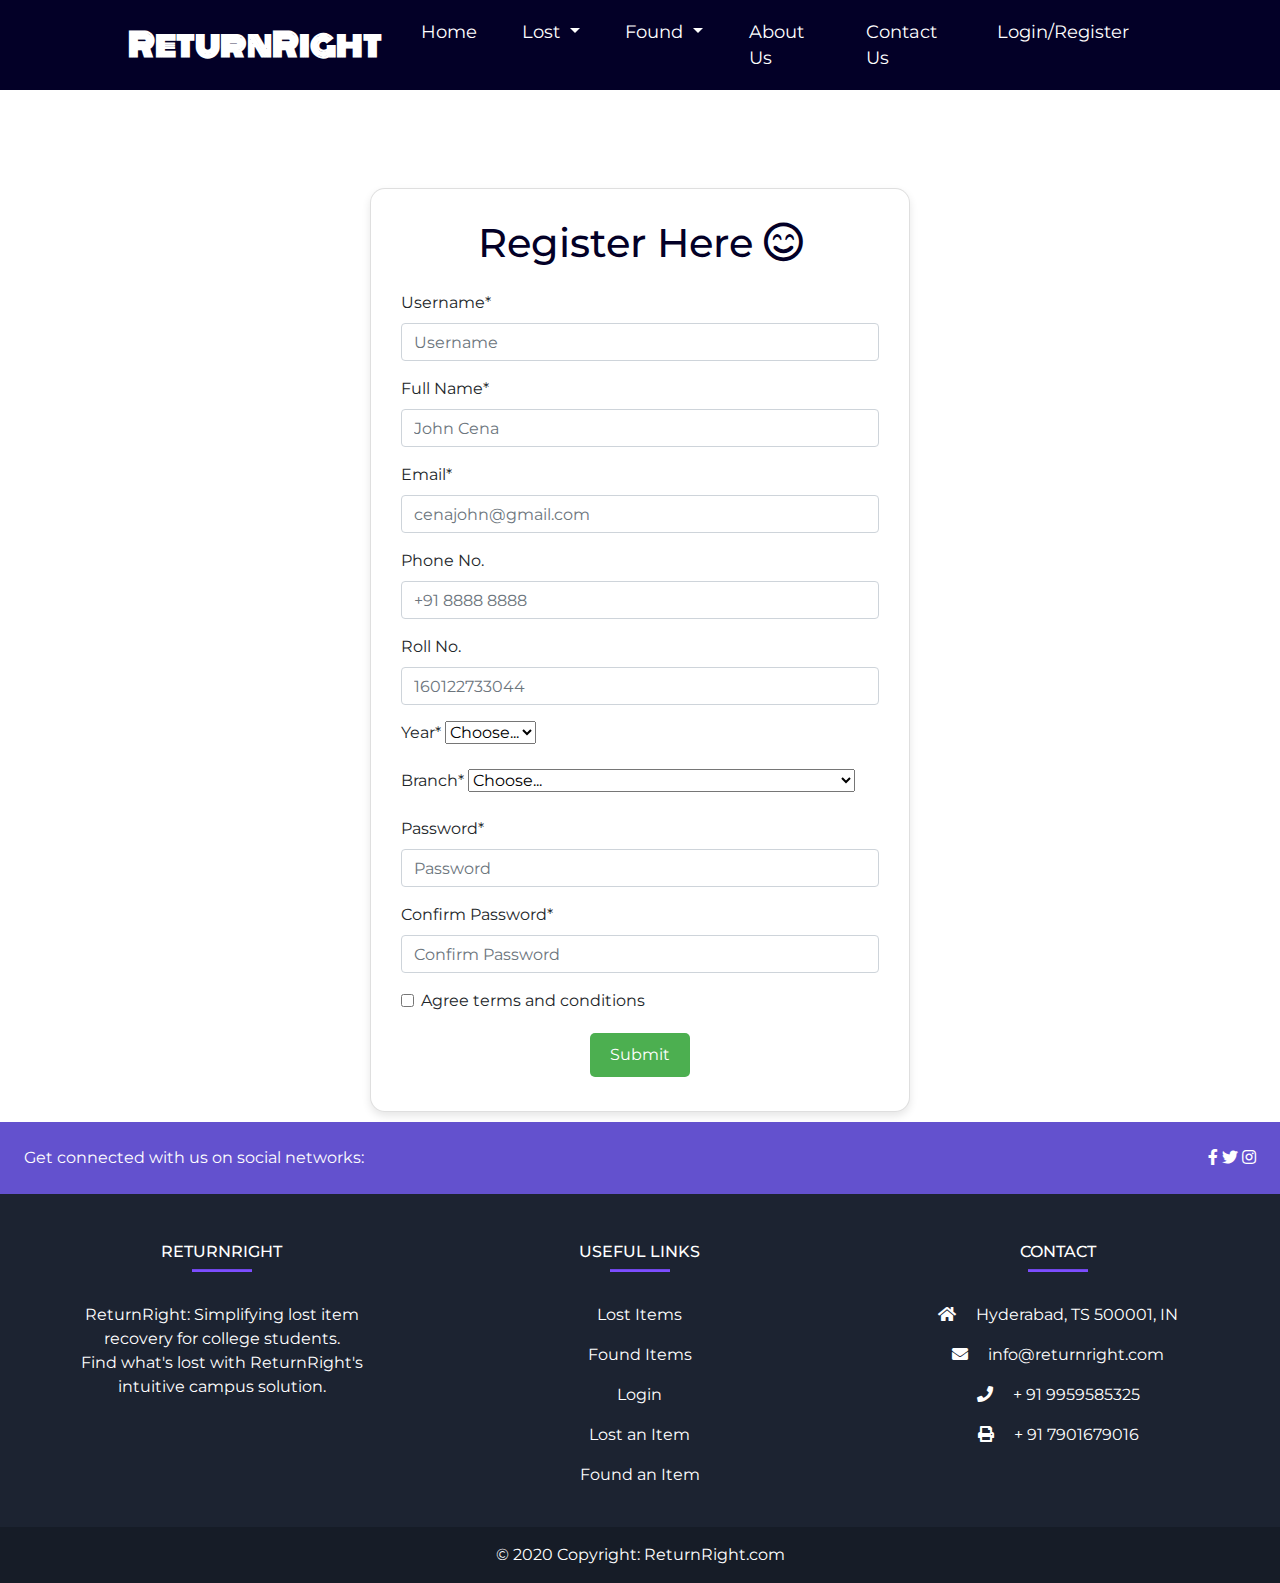
<file: forms/register.html>
<!DOCTYPE html>
<html lang="en">
<head>
    <!-- Required meta tags -->
    <meta charset="utf-8">
    <meta name="viewport" content="width=device-width, initial-scale=1, shrink-to-fit=no">

    <!-- Bootstrap CSS -->
    <link rel="stylesheet" href="https://cdnjs.cloudflare.com/ajax/libs/font-awesome/5.15.4/css/all.min.css"
        integrity="sha512-1ycn6IcaQQ40/MKBW2W4Rhis/DbILU74C1vSrLJxCq57o941Ym01SwNsOMqvEBFlcgUa6xLiPY/NS5R+E6ztJQ=="
        crossorigin="anonymous" referrerpolicy="no-referrer" />
    <link rel="stylesheet" href="https://stackpath.bootstrapcdn.com/bootstrap/4.3.1/css/bootstrap.min.css"
        integrity="sha384-ggOyR0iXCbMQv3Xipma34MD+dH/1fQ784/j6cY/iJTQUOhcWr7x9JvoRxT2MZw1T" crossorigin="anonymous">
    <link rel="stylesheet" href="../style.css">
    <link rel="stylesheet" href="foundForm.css">
    <link rel="stylesheet" href="https://fonts.googleapis.com/css?family=Tangerine">
    <link rel="preconnect" href="https://fonts.googleapis.com">
    <link rel="preconnect" href="https://fonts.googleapis.com">
    <link rel="preconnect" href="https://fonts.gstatic.com" crossorigin>
    <link
        href="https://fonts.googleapis.com/css2?family=Lemon&family=Monoton&family=Montserrat:ital,wght@0,200;0,400;0,500;1,300&display=swap"
        rel="stylesheet">
    <title>Register</title>
    <style>
        .container {
            padding-top: 50px;
        }

        .card {
            margin-top: 0;
            margin-bottom: 10px;
            border-radius: 15px;
            box-shadow: 0 4px 8px rgba(0, 0, 0, 0.1);
        }

        .card-body {
            padding: 30px;
        }

        .btn-primary {
            background-color: #4CAF50;
            border: none;
            color: white;
            padding: 10px 20px;
            text-align: center;
            text-decoration: none;
            display: inline-block;
            font-size: 16px;
            margin: 4px 2px;
            cursor: pointer;
            border-radius: 5px;
        }

        .btn-primary:hover {
            background-color: #45a049;
        }

        .error-message {
            color: red;
        }
    </style>
</head>
<body>
    <nav class="navbar sticky-top navbar-expand-lg navbar-dark">
        <a class="navbar-brand grow" href="/index.html">ReturnRight</a>
        <button class="navbar-toggler" type="button" data-toggle="collapse" data-target="#navbarSupportedContent"
            aria-controls="navbarSupportedContent" aria-expanded="false" aria-label="Toggle navigation">
            <span class="navbar-toggler-icon"></span>
        </button>

        <div class="collapse navbar-collapse" id="navbarSupportedContent">
            <ul class="navbar-nav mx-auto">
                <li class="nav-item grow">
                    <a class="nav-link" href="/index.html">Home</a>
                </li>
                <li class="nav-item dropdown">
                    <a class="nav-link dropdown-toggle grow" href="#" id="navbarDropdown" role="button"
                        data-toggle="dropdown" aria-haspopup="true" aria-expanded="false">
                        Lost
                    </a>
                    <div class="dropdown-menu" aria-labelledby="navbarDropdown" id="dropdownmenuitems">
                        <a class="dropdown-item" href="lostForm.html" id="dropdownitemslist">Report Lost Item</a>
                        <div class="dropdown-divider"></div>
                        <a class="dropdown-item" href="lostitems.html" id="dropdownitemslist">Lost Items</a>
                    </div>
                </li>
                <li class="nav-item dropdown">
                    <a class="nav-link dropdown-toggle grow" href="#" id="navbarDropdown" role="button"
                        data-toggle="dropdown" aria-haspopup="true" aria-expanded="false">
                        Found
                    </a>
                    <div class="dropdown-menu" aria-labelledby="navbarDropdown" id="dropdownmenuitems">
                        <a class="dropdown-item" href="foundForm.html" id="dropdownitemslist">Report Found
                            Item</a>
                        <div class="dropdown-divider"></div>
                        <a class="dropdown-item" href="founditems.html" id="dropdownitemslist">Found Items</a>
                    </div>
                </li>
                <li class="nav-item grow">
                    <a class="nav-link" href="aboutus.html">About Us</a>
                </li>

                <li class="nav-item grow">
                    <a class="nav-link" href="contactus.html">Contact Us</a>
                </li>
                <li class="nav-item grow">
                    <a class="nav-link" href="login.html">Login/Register</a>
                </li>
            </ul>


        </div>
    </nav>

    <main>
      <section>
        <div class="container">
            <div class="row justify-content-center">
                <div class="col-lg-6 col-md-8">
                    <div class="card mt-5">
                        <div class="card-body">
                            <h1 class="text-center mb-4">Register Here <i class="far fa-smile-beam"></i></h1>
                            <form id="registrationForm">
                                <div class="mb-3">
                                    <label for="username" class="form-label">Username*</label>
                                    <input type="text" class="form-control" id="username" placeholder="Username"
                                        aria-label="Username" aria-describedby="usernameHelp">
                                    <span class="error-message" id="usernameError"></span>
                                </div>
                                <div class="mb-3">
                                    <label for="fullName" class="form-label">Full Name*</label>
                                    <input type="text" class="form-control" id="fullName" placeholder="John Cena"
                                        aria-label="Full Name" aria-describedby="fullNameHelp">
                                    <span class="error-message" id="fullNameError"></span>
                                </div>
                                <div class="mb-3">
                                  <label for="email" class="form-label">Email*</label>
                                  <input type="email" class="form-control" id="email" placeholder="cenajohn@gmail.com" aria-label="Email" aria-describedby="emailHelp">
                              </div>
                              <div class="mb-3">
                                  <label for="phone" class="form-label">Phone No.</label>
                                  <input type="text" class="form-control" id="phone" placeholder="+91 8888 8888">
                              </div>
                              <div class="mb-3">
                                  <label for="roll" class="form-label">Roll No.</label>
                                  <input type="tel" class="form-control" id="roll" placeholder="160122733044">
                              </div>
                              <div class="mb-3">
                                  <label for="year" class="form-label">Year*</label>
                                  <select class="form-select" id="year">
                                      <option selected>Choose...</option>
                                      <option value="first">&#8544;</option>
                                      <option value="second">&#8545;</option>
                                      <option value="third">&#8546;</option>
                                      <option value="fourth">&#8547;</option>
                                  </select>
                              </div>
                              <div class="mb-3">
                                  <label for="branch" class="form-label">Branch*</label>
                                  <select class="form-select" id="branch">
                                      <option selected>Choose...</option>
                                      <option value="cse">Computer Science Engineering</option>
                                      <option value="it">Information Technology</option>
                                      <option value="ec">Electronics And Communication Engineering</option>
                                      <option value="ee">Electrical Engineering</option>
                                      <option value="ai">AIML</option>
                                      <option value="me">Mechanical Engineering</option>
                                      <option value="civil">Civil Engineering</option>
                                      <option value="bio">Bio Technology</option>
                                      <option value="chem">Chemical Engineering</option>
                                      <option value="aids">AIDS</option>
                                      <option value="c4">CSE-AIML</option>
                                  </select>
                              </div>
                              <div class="mb-3">
                                  <label for="password" class="form-label">Password*</label>
                                  <input type="password" class="form-control" id="password" placeholder="Password">
                              </div>
                              <div class="mb-3">
                                  <label for="confirmPassword" class="form-label">Confirm Password*</label>
                                  <input type="password" class="form-control" id="confirmPassword" placeholder="Confirm Password">
                              </div>
                              <div class="form-check mb-3">
                                  <input type="checkbox" class="form-check-input" id="agreeCheck">
                                  <label class="form-check-label" for="agreeCheck">Agree terms and conditions</label>
                              </div>
                                <!-- Add similar structures for other input fields -->
                                <div class="text-center">
                                    <button type="submit" class="btn btn-primary">Submit</button>
                                </div>
                            </form>
                        </div>
                    </div>
                </div>
            </div>
        </div>
      </section>
    </main>

    <footer
    class="text-center text-lg-start text-white"
    style="background-color: #1c2331"
    >
    <!-- Section: Social media -->
    <div class="socials-bar">
    <section
       class="d-flex justify-content-between p-4"
       style="background-color: #6351ce"
       >
    <!-- Left -->
    <div class="me-5">
    <span>Get connected with us on social networks:</span>
    </div>
    <!-- Left -->
    
    <!-- Right -->
    <div>
    <a href="" class="text-white me-4">
    <i class="fab fa-facebook-f"></i>
    </a>
    <a href="" class="text-white me-4">
    <i class="fab fa-twitter"></i>
   
    <a href="" class="text-white me-4">
    <i class="fab fa-instagram"></i>
    </a>
    
    </div>
    <!-- Right -->
    </section>
    </div>
    <!-- Section: Social media -->
    
    <!-- Section: Links  -->
    <section class="">
    <div class=" text-center text-md-start mt-5">
    <!-- Grid row -->
    <div class="row mt-3">
    <!-- Grid column -->
    <div class="col-md-3 col-lg-4 col-xl-3 mx-auto mb-4">
      <!-- Content -->
      <h6 class="text-uppercase fw-bold">ReturnRight</h6>
      <hr
          class="mb-4 mt-0 d-inline-block mx-auto"
          style="width: 60px; background-color: #7c4dff; height: 2px"
          />
      <p>
          ReturnRight: Simplifying lost item recovery for college students.</br>
                  Find what's lost with ReturnRight's intuitive campus solution. </br>
      </p>
    </div>
    <!-- Grid column -->
    
    
    <!-- Grid column -->
    <div class="col-md-3 col-lg-2 col-xl-2 mx-auto mb-4">
      <!-- Links -->
      <h6 class="text-uppercase fw-bold">Useful links</h6>
      <hr
          class="mb-4 mt-0 d-inline-block mx-auto"
          style="width: 60px; background-color: #7c4dff; height: 2px"
          />
      <p>
        <a href="lostitems.html" class="text-white">Lost Items</a>
      </p>
      <p>
        <a href="founditems.html" class="text-white">Found Items</a>
      </p>
      <p>
        <a href="login.html" class="text-white">Login</a>
      </p>
      <p>
        <a href="lostForm.html" class="text-white">Lost an Item</a>
      </p>
      <p>
          <a href="foundForm.html" class="text-white">Found an Item</a>
        </p>
    </div>
    <!-- Grid column -->
    
    <!-- Grid column -->
    <div class="col-md-4 col-lg-3 col-xl-3 mx-auto mb-md-0 mb-4">
      <!-- Links -->
      <h6 class="text-uppercase fw-bold">Contact</h6>
      <hr
          class="mb-4 mt-0 d-inline-block mx-auto"
          style="width: 60px; background-color: #7c4dff; height: 2px"
          />
      <p><i class="fas fa-home mr-3"></i> Hyderabad, TS 500001, IN</p>
      <p><i class="fas fa-envelope mr-3"></i> info@returnright.com</p>
      <p><i class="fas fa-phone mr-3"></i> + 91 9959585325</p>
      <p><i class="fas fa-print mr-3"></i> + 91 7901679016</p>
    </div>
    <!-- Grid column -->
    </div>
    <!-- Grid row -->
    </div>
    </section>
    <!-- Section: Links  -->
    
    <!-- Copyright -->
    <div
    class="text-center p-3"
    style="background-color: rgba(0, 0, 0, 0.2)"
    >
    © 2020 Copyright:
    <a class="text-white" href="https://returnright.com/"
    >ReturnRight.com</a
    >
    </div>
    <!-- Copyright -->
    </footer>
   

    <script>
        document.getElementById('registrationForm').addEventListener('submit', function (event) {
            // Username Validation (Length >= 8, Alpha Numeric)
            var username = document.getElementById('username').value.trim();
            var usernameError = document.getElementById('usernameError');
            if (username.length < 8 || !/^[a-zA-Z0-9]+$/.test(username)) {
                usernameError.textContent = 'Username must be at least 8 characters long and contain only alphanumeric characters.';
                event.preventDefault();
                return;
            } else {
                usernameError.textContent = ''; // Clear error message if valid
            }
            // More validation logic for other fields
        });
    </script>
    <!-- Optional JavaScript -->
    <!-- jQuery first, then Popper.js, then Bootstrap JS -->
    <script src="https://code.jquery.com/jquery-3.3.1.slim.min.js"
        integrity="sha384-q8i/X+965DzO0rT7abK41JStQIAqVgRVzpbzo5smXKp4YfRvH+8abtTE1Pi6jizo"
        crossorigin="anonymous"></script>
    <script src="https://cdnjs.cloudflare.com/ajax/libs/popper.js/1.14.7/umd/popper.min.js"
        integrity="sha384-UO2eT0CpHqdSJQ6hJty5KVphtPhzWj9WO1clHTMGa3JDZwrnQq4sF86dIHNDz0W1"
        crossorigin="anonymous"></script>
    <script src="https://stackpath.bootstrapcdn.com/bootstrap/4.3.1/js/bootstrap.min.js"
        integrity="sha384-JjSmVgyd0p3pXB1rRibZUAYoIIy6OrQ6VrjIEaFf/nJGzIxFDsf4x0xIM+B07jRM"
        crossorigin="anonymous"></script>
</body>
</html>
</file>
<file: forms/lostForm.css>
/* body {
        background: white;
    } */
    
    @import url('https://fonts.googleapis.com/css2?family=Poppins:ital,wght@0,100;0,200;0,300;1,100;1,200;1,300&display=swap');
    * {
        margin: 0;
        padding: 0;
        box-sizing: border-box;
        font-family: 'Montserrat', sans-serif
    }
    
    .navbar {
        background: #030027;
        padding: 1rem 8rem;
        z-index: 1000;
    }
    
    .navbar .navbar-brand {
        font-size: 2rem;
        font-weight: 700;
        font-family: 'Monoton', cursive;
    }
    
    .navbar .navbar-brand:hover {
        color: #caac00;
    }
    
    ul li {
        margin: 0px 10px;
    }
    
    #navbarSupportedContent>ul>li:nth-child(n)>a {
        color: #fff;
        font-size: 1.1rem;
        padding: 0 0.8rem;
        cursor: pointer;
    }
    
    #navbarSupportedContent>ul>li:nth-child(n)>a:hover {
        color: #caac00;
    }
    /* #navbarSupportedContent>button {
        background-color: #00f7ff;
        font-weight: 600;
        border: #00f7ff;
        padding: 0.4rem 1.4rem;
        border-radius: 30px;
    } */
    
    .signin {
        color: white;
        font-size: 1.5rem;
        cursor: pointer;
        /* font-weight: 200; */
    }
    
    .signin:hover {
        color: #caac00;
        /* font-weight: 200; */
    }
    .grow {
        transition: all 0.3s;
    }
    
    .grow:hover {
        transform: scale(1.2);
    }
    
    #navbarSupportedContent>button:hover {
        background: rgb(22, 138, 113);
    }
    
    #form-container {
        max-width: 900px;
        width: 100%;
        /* box-shadow: 2px 6px 26px #0000008a; */
        background-color: white;
    }
    
    .input-group-text {
        color: #ffffff;
        letter-spacing: 1px;
        font-family: 'Montserrat';
    }
    
    h1,
    h3 {
        color: #030027;
    }
    
    .image {
        /* border: 2px solid red; */
        width: 30%;
        display: flex;
        justify-content: center;
        align-items: center;
    }
    
    img {
        /* border: 2px solid green; */
        width: 100%;
    }
    
    #main-container {
        max-width: 80%;
        min-height: 100vh;
        display: flex;
        /* border: 2px solid black; */
    }
    
    footer small {
        word-spacing: 1px;
        font-size: 1.2rem;
        color: rgba(255, 255, 255, 0.616);
        margin-left: 10em;
        cursor: pointer;
    }
    
    small span:hover {
        color: white;
    }
    
    .brand a {
        font-family: 'Monoton', cursive;
        color: rgba(255, 255, 255, 0.582);
        font-size: 2rem;
        cursor: pointer;
    }
    
    .brand a:hover {
        color: white;
    }
    
    #sticky-footer {
        display: flex;
        justify-content: center;
        align-items: center;
    }
</file>
<file: forms/aboutstyle.css>
@import url('https://fonts.googleapis.com/css2?family=Poppins:ital,wght@0,100;0,200;0,300;1,100;1,200;1,300&display=swap');
    * {
        margin: 0;
        padding: 0;
        box-sizing: border-box;
        font-family: 'Montserrat', sans-serif
    }
    
    .navbar {
        background: #030027;
        padding: 1rem 8rem;
        z-index: 1000;
    }
    
    .navbar .navbar-brand {
        font-size: 2rem;
        font-weight: 700;
        font-family: 'Monoton', cursive;
    }
    
    .navbar .navbar-brand:hover {
        color: #caac00;
    }
    
    ul li {
        margin: 0px 10px;
    }
    
    #navbarSupportedContent>ul>li:nth-child(n)>a {
        color: #fff;
        font-size: 1.1rem;
        padding: 0 0.8rem;
        cursor: pointer;
    }
    
    #navbarSupportedContent>ul>li:nth-child(n)>a:hover {
        color: #caac00;
    }
    /* #navbarSupportedContent>button {
        background-color: #00f7ff;
        font-weight: 600;
        border: #00f7ff;
        padding: 0.4rem 1.4rem;
        border-radius: 30px;
    } */
    
.containerphoto{
    text-align: center;
    background: #f5f5f5;

}
.headername{
    padding-top: 30px;
    color: #444;
    font-size: 20px;
    margin: auto;
    line-height: 50px;
}
.sb-container{
    max-width: 1200px;
    margin: auto;
    padding: 30px 0;
    display: flex;
    flex-wrap: wrap;
    justify-content: center;
}
.teams{
    margin: 10px;
    padding: 22px;
    max-width: 22%;
    cursor: pointer;
    transition: 0,4s;
    box-sizing: border-box;
}
.teams:hover{
    background: #ddd;
    border-radius: 12px ;
}
.teams img{
    width: 130px;
    height: 200px;
    border-radius: 50px;
}
.name{
    padding: 12px;
    font-weight: bold;
    font-size: 16px;
    text-transform: uppercase;
}
.desig{
    font-style: italic;
    color: #888;
}
.about{
    margin: 20px 0;
    font-weight: lighter;
    color: #4e4e4e;
}
.social-links{
    margin: 14px;
}
.social-links a{
    display: inline-block;
    height: 30px;
    width: 30px;
    transition: .4s;

}
.social-links a:hover{
    transform: scale(1.5);
}
.social-links a i{
    color: #444;
}

@media screen and (max-width:600px){
    .teams{
        max-width: 100%;
    }
}

.container2 .heading{
    width: 85%;
    margin: auto;
    text-align: center;
}
.container2 .heading h1{
    color: #f15b43;
    font-size: 50px;
    margin-top: 50px;
}
.wrapper{
    width: 85%;
    margin: 50px auto;
    display: flex;
    justify-content: space-between;
    align-items: center;
}
.contentinfo{
    width: 50%;
    margin: 0px 25px;
}
.contentinfo h2{
    font-size: 30px;
    color: #284966;

}
.contentinfo p{
    color: #666;
    font-size: 19px;
    line-height: 1.5;
    margin-top: 10px;
}
.contentinfo .btn{
    position: relative;
    margin-top: 30px;
    text-decoration: none;
    border: 2px solid #f15b43;
    font-size: 19px;
    color: #f15b43;
    padding: 13px 16px;
    display:inline-block;
    letter-spacing: 1px;
    cursor: pointer;
}
.image{
    width: 50%;
    transition: 0.4s ease;

}
.image:hover{
    transform: translateY(-10px);
}
.image img{
    width: 100%;
    height: auto;
}
@media screen and (max-width:768px){
    .wrapper{
        flex-direction: column;
        margin-top:0px ;
    }
    .container2 .heading h1{
        
        font-size: 40px;
        
    }
    .contentinfo , .image{
        width: 100%;
        margin-top: 30px;
    }
    .contentinfo h2{
        font-size: 25px;
    }
    .contentinfo .btn{
        font-size: 16px;
        padding: 12px 14px;
    }
}
.learn-more {
    text-decoration: none;
    background-color: #030027;
    color: #caac00;
    padding: 0.6rem 1.4rem;
    border-radius: 30px;
    text-decoration: none;
    font-size: 1.3rem;
}

.learn-more:hover {
    text-decoration: none;
    color: black;
    border: #030027 2px solid;
    background-color: white;
}

footer{
    width: 100%;
}

footer {
    padding: 5rem 0;
  }
  
  .footer-section {
    margin-bottom: 2rem;
  }
  
  .footer-section h6 {
    margin-bottom: 1rem;
    color: #7c4dff;
  }
  
  .footer-section a {
    color: #ffffff;
    text-decoration: none !important;
  }
  
  .footer-section a:hover {
    color: #7c4dff;
  }
  
  hr {
    margin-bottom: 1rem;
    border: 1px solid #7c4dff;
  }
  
  .social-media a {
    font-size: 1.5rem;
    color: #ffffff;
    margin-right: 1rem;
  }
  
  .copy-right {
    background-color: rgba(0, 0, 0, 0.2);
    padding: 1rem 0;
    margin-top: 2rem;
  }
  
  .copy-right a {
    color: #ffffff;
  }
  
 
  
/* .icns{
    color: #fff;
    margin: 2rem 2rem 0 2rem;
}
 */
</file>
<file: style.css>
@import url('https://fonts.googleapis.com/css2?family=Poppins:ital,wght@0,100;0,200;0,300;1,100;1,200;1,300&display=swap');

* {
    margin: 0;
    padding: 0;
    box-sizing: border-box;
    font-family: 'Montserrat', sans-serif;
}

.navbar {
    background: #030027;
    padding: 1rem 8rem;
    z-index: 1000;
}

.navbar .navbar-brand {
   
    font-weight: 700;
    font-family: 'Monoton', cursive;
}

.navbar .navbar-brand:hover {
    color: #caac00;
}

ul li {
    margin: 0px 10px;
}

#navbarSupportedContent>ul>li:nth-child(n)>a {
    color: #fff;
    font-size: 1.1rem;
    padding: 0 0.8rem;
    cursor: pointer;
}

#navbarSupportedContent>ul>li:nth-child(n)>a:hover {
    color: #caac00;
}

#navbarSupportedContent>button:hover {
    background: rgb(22, 138, 113);
}

section {
    position: relative;
}

.section-1 {
    max-width: 100%;
    display: flex;
    justify-content: center;
    align-items: center;
}

.section-1::before {
    content: "";
    background: url('images/background.png') center/cover no-repeat;
    position: absolute;
    top: 0;
    width: 100%;
    height: 100%;
    opacity: 0.3;
    z-index: -1;
}

.got-lost-heading {
    color: #030027;
    font-family: 'Yeseva One', cursive;
    font-size: 5rem;
}

section .title {
    font-size: 3rem;
    font-weight: 800;
}

h2 hr {
    height: 3px;
    width: 2em;
    background-color: #030027;
}

.section-1 p,
.section-2 p,
.section-5 p {
    font-size: 1.3rem;
    text-align: justify;
    line-height: 30px;
    font-weight: 500;
}

.section-2 {
    max-width: 100%;
}

.section-2 .container {
    max-width: 90%;
    display: flex;
    justify-content: space-between;
    align-items: center;
}

.learn-more {
    text-decoration: none;
    background-color: #030027;
    color: #caac00;
    padding: 0.6rem 1.4rem;
    border-radius: 30px;
    text-decoration: none;
    font-size: 1.3rem;
}

.learn-more:hover {
    text-decoration: none;
    color: black;
    border: #030027 2px solid;
    background-color: white;
}

.shrink {
    transition: all 0.4s;
}

.shrink:hover {
    transform: scale(1.1);
}

.grow {
    transition: all 0.3s;
}

.grow:hover {
    transform: scale(1.1);
}

.lost-found {
    width: 80%;
}

.section-3 .container {
    max-width: 80%;
}

.section-3 .card-title {
    font-family: 'Open Sans', sans-serif;
    font-weight: 600;
    font-size: 3rem;
    letter-spacing: 1px;
    text-transform: uppercase;
    color: white;
}

.section-3 .learn-more {
    background: white;
    color: #030027;
}

.section-3 .learn-more:hover {
    background: #030027;
    color: white;
    border: 2px solid white;
}

.lost-found-card {
    background: #030027;
    border: 2px solid #0300273a;
}

.heading {
    font-size: 3rem;
    font-weight: 800;
}

.section-3 ul li {
    font-size: 1.3rem;
    font-weight: 500;
    color: #fff;
}

.service .one {
    display: flex;
    flex-direction: column;
    justify-content: center;
    align-content: center;
    text-align: center;
    padding: 2rem 1.5rem;
    border-radius: 7px;
}

h5 {
    font-weight: 1000;
}

/* For Section 1 */
.section-1 .text,
.section-1 .img {
    flex: 1;
}

.section-1 .img {
    margin-right: 5px; /* Adjust the margin as needed */
}

/* For Section 2 */
.section-2 .img,
.section-2 .text {
    flex: 1;
}


/* RECENT RETURNS */

.section-4 .container,
.section-5 .container {
    max-width: 80%;
}

img {
    max-width: 100%;
    height: auto;
}
#scroller{
    background: #5c5ff7;
    border-radius: 30px;
    margin: 40px auto;
  }
/* Custom CSS to change carousel control color to black */
.carousel-control-prev-icon,
.carousel-control-next-icon {
    background-color: black; /* Change control background color */
    color: black !important; /* Change icon color */
}



/* Responsiveness */
@media (max-width:600px){
    .section-3{
        display: flex;
        flex-direction: column;
    }
    .d-flex{
        flex-wrap: wrap;
    }
    #page-footer{
        overflow: hidden;
    }
}
.rule1 {
    display: flex;
    flex-wrap: wrap;
    justify-content: center;
  }
  .card1 {
    background-color: #030027;
    padding: 20px 70px;
    margin: 10px;
    border-radius: 10px;
  text-align: center;
    
    max-width: 400px;
  }
  .image1 img {
    width: 200px;
    height: 200px;
    margin-bottom: 20px;
  }
  .card1 h5 {
    font-size: 24px;
    color: white;
  }
  .card1 p {
list-style-type: disc;
list-style: disc;
    font-size: 18px;
    color: white;
    margin-bottom: 10px;
    text-align: left;
  }
  @media (max-width: 768px) {
    .learn-more {
        padding: 0.6rem 0.8rem; /* Adjust padding for smaller screens */
        font-size: 1rem; /* Adjust font size for smaller screens */
    }
}
.section-3 .learn-more {
    background: white;
    color: #030027;
}

.section-3 .learn-more:hover {
    background: #030027;
    color: white;
    border: 2px solid white;
}

/* Media query for smaller screens */
@media (max-width: 768px) {
    .section-3 .learn-more {
        padding: 0.6rem 0.8rem; /* Adjust padding for smaller screens */
        font-size: 1rem; /* Adjust font size for smaller screens */
    }
}
/* Media queries for navbar */
@media (max-width: 768px) {
    .navbar-expand-lg .navbar-nav {
      flex-direction: column;
    }
    .navbar-nav .nav-item {
      margin-right: 0;
      margin-bottom: 5px;
    }
  }
  

/* Adjust layout for smaller screens */
@media (max-width: 767px) {
    .container {
      padding-left: 0;
      padding-right: 0;
      max-width: 100%;
    }
    .section-1 .container,
    .section-2 .container {
      display: flex;
      flex-direction: column;
      align-items: center;
    }
    .section-1 .text,
    .section-1 .img,
    .section-2 .img,
    .section-2 .text {
      width: 100%;
    }
  }
  
  /* Adjust layout for larger screens */
  @media (min-width: 768px) {
    .section-1 .container,
    .section-2 .container {
      display: flex;
      flex-direction: row;
    }
    .section-1 .text,
    .section-1 .img,
    .section-2 .img,
    .section-2 .text {
      width: 50%;
    }
  }
<<<<<<< HEAD
  
=======
  
>>>>>>> 6f46ae858d93d76ada0acadbe043e5355cc4dfad
</file>
<file: forms/foundForm.css>
/* body {
        background: white;
    } */
    
    @import url('https://fonts.googleapis.com/css2?family=Poppins:ital,wght@0,100;0,200;0,300;1,100;1,200;1,300&display=swap');
    * {
        margin: 0;
        padding: 0;
        box-sizing: border-box;
        font-family: 'Montserrat', sans-serif
    }
    
    .navbar {
        background: #030027;
        padding: 1rem 8rem;
        z-index: 1000;
    }
    
    .navbar .navbar-brand {
        font-size: 2rem;
        font-weight: 700;
        font-family: 'Monoton', cursive;
    }
    
    .navbar .navbar-brand:hover {
        color: #caac00;
    }
    
    ul li {
        margin: 0px 10px;
    }
    
    #navbarSupportedContent>ul>li:nth-child(n)>a {
        color: #fff;
        font-size: 1.1rem;
        padding: 0 0.8rem;
        cursor: pointer;
    }
    
    #navbarSupportedContent>ul>li:nth-child(n)>a:hover {
        color: #caac00;
    }
    /* #navbarSupportedContent>button {
        background-color: #00f7ff;
        font-weight: 600;
        border: #00f7ff;
        padding: 0.4rem 1.4rem;
        border-radius: 30px;
    } */
    
    .signin {
        color: white;
        font-size: 1.5rem;
        cursor: pointer;
        /* font-weight: 200; */
    }
    
    .signin:hover {
        color: #caac00;
        /* font-weight: 200; */
    }
    .grow {
        transition: all 0.3s;
    }
    
    .grow:hover {
        transform: scale(1.2);
    }
    
    #navbarSupportedContent>button:hover {
        background: rgb(22, 138, 113);
    }
    
    #form-container {
        max-width: 900px;
        width: 100%;
        /* box-shadow: 2px 6px 26px #0000008a; */
        background-color: white;
    }
    
    .input-group-text {
        color: #ffffff;
        letter-spacing: 1px;
        font-family: 'Montserrat';
    }
    
    label a {
        color: black;
    }
    
    label a:hover {
        text-decoration: none;
    }
    
    h1,
    h3 {
        color: #030027;
    }
    
    .image {
        /* border: 2px solid red; */
        width: 40%;
        display: flex;
        justify-content: center;
        align-items: center;
    }
    
    img {
        /* border: 2px solid green; */
        width: 100%;
    }
    
    #main-container {
        max-width: 90%;
        min-height: 100vh;
        display: flex;
        /* border: 2px solid black; */
    }
    
    footer small {
        word-spacing: 1px;
        font-size: 1.2rem;
        color: rgba(255, 255, 255, 0.616);
        margin-left: 10em;
        cursor: pointer;
    }
    
    small span:hover {
        color: white;
    }
    
    .brand a {
        font-family: 'Monoton', cursive;
        color: rgba(255, 255, 255, 0.582);
        font-size: 2rem;
        cursor: pointer;
    }
    
    .brand a:hover {
        color: white;
    }
    
    #sticky-footer {
        display: flex;
        justify-content: center;
        align-items: center;
    }
@media (max-width: 768px) {
    /* Adjustments for tablets and smaller screens */
    #form-container {
        padding: 20px;
    }
}

@media (max-width: 576px) {
    /* Adjustments for mobile devices */
    #form-container {
        padding: 10px;
    }
}

@media (max-width: 480px) {
    /* Adjustments for smaller mobile devices */
    #form-container {
        max-width: 90%;
    }
}
</file>
